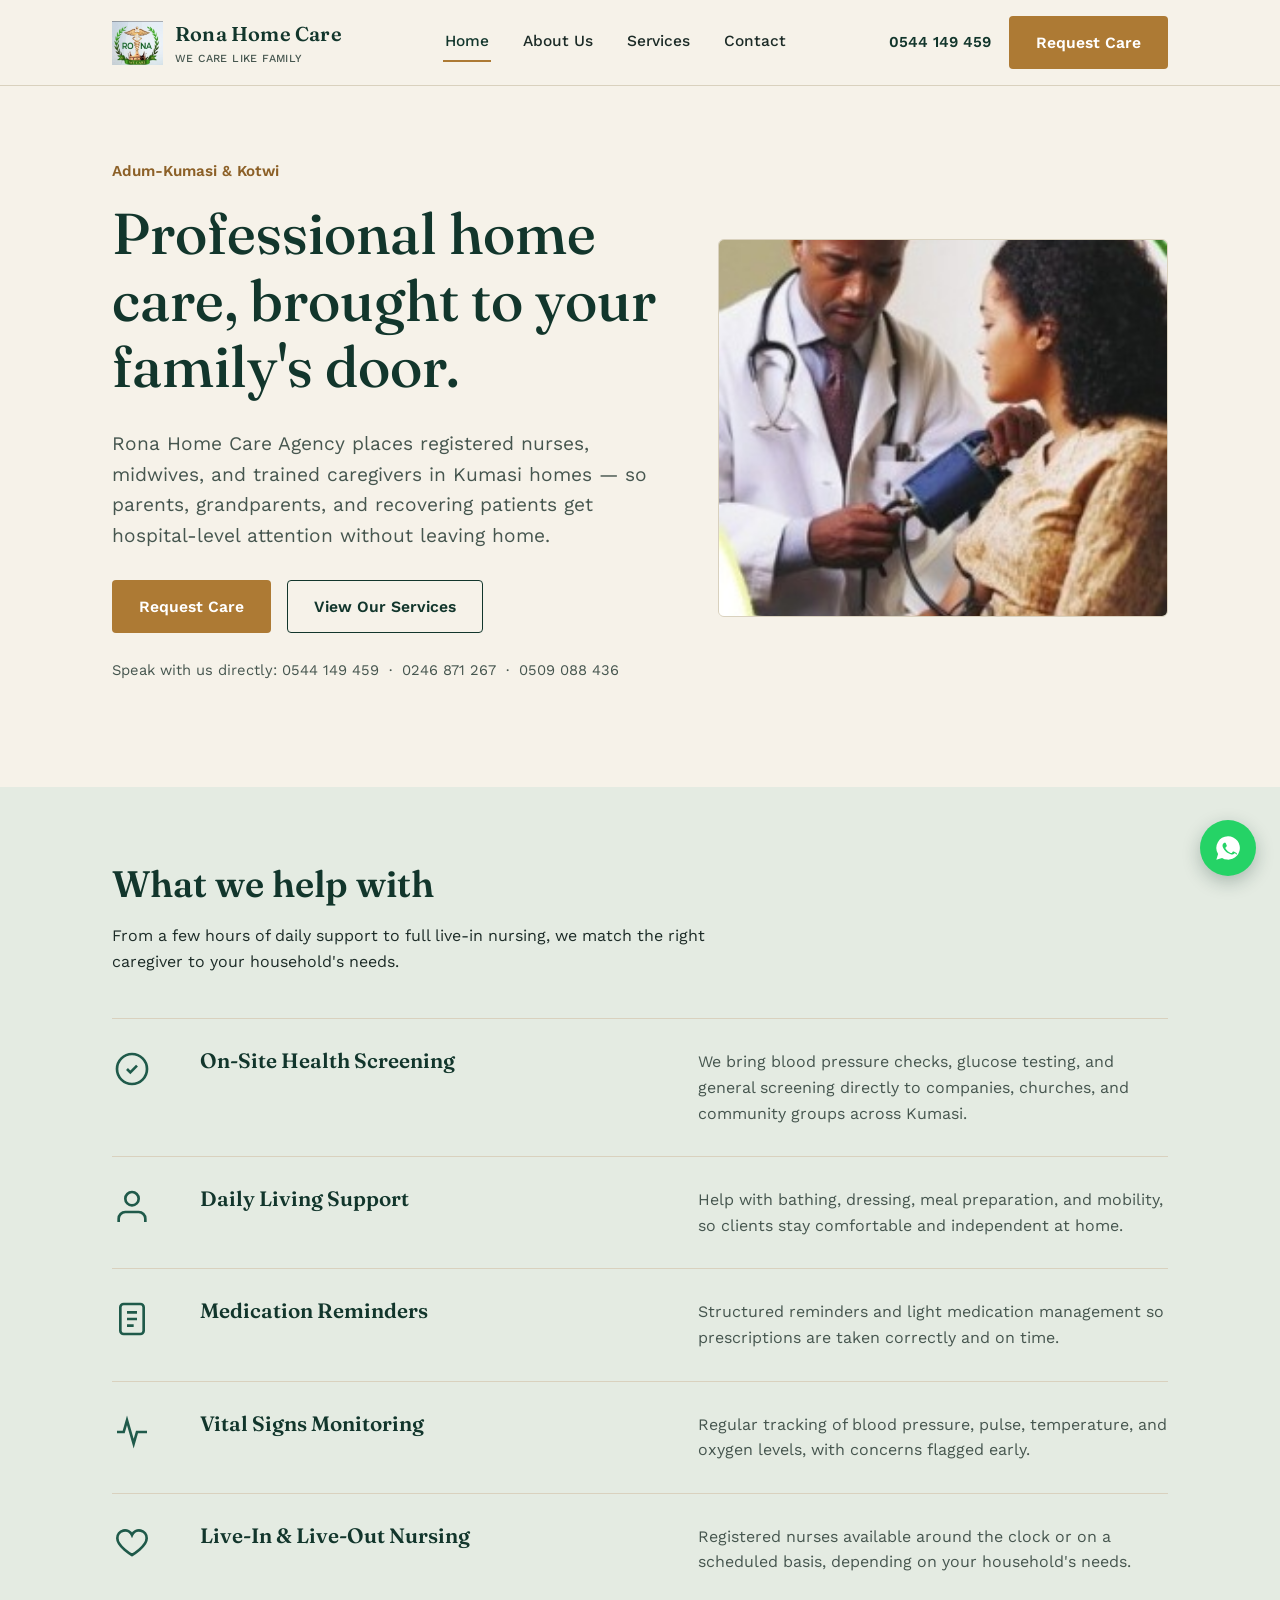
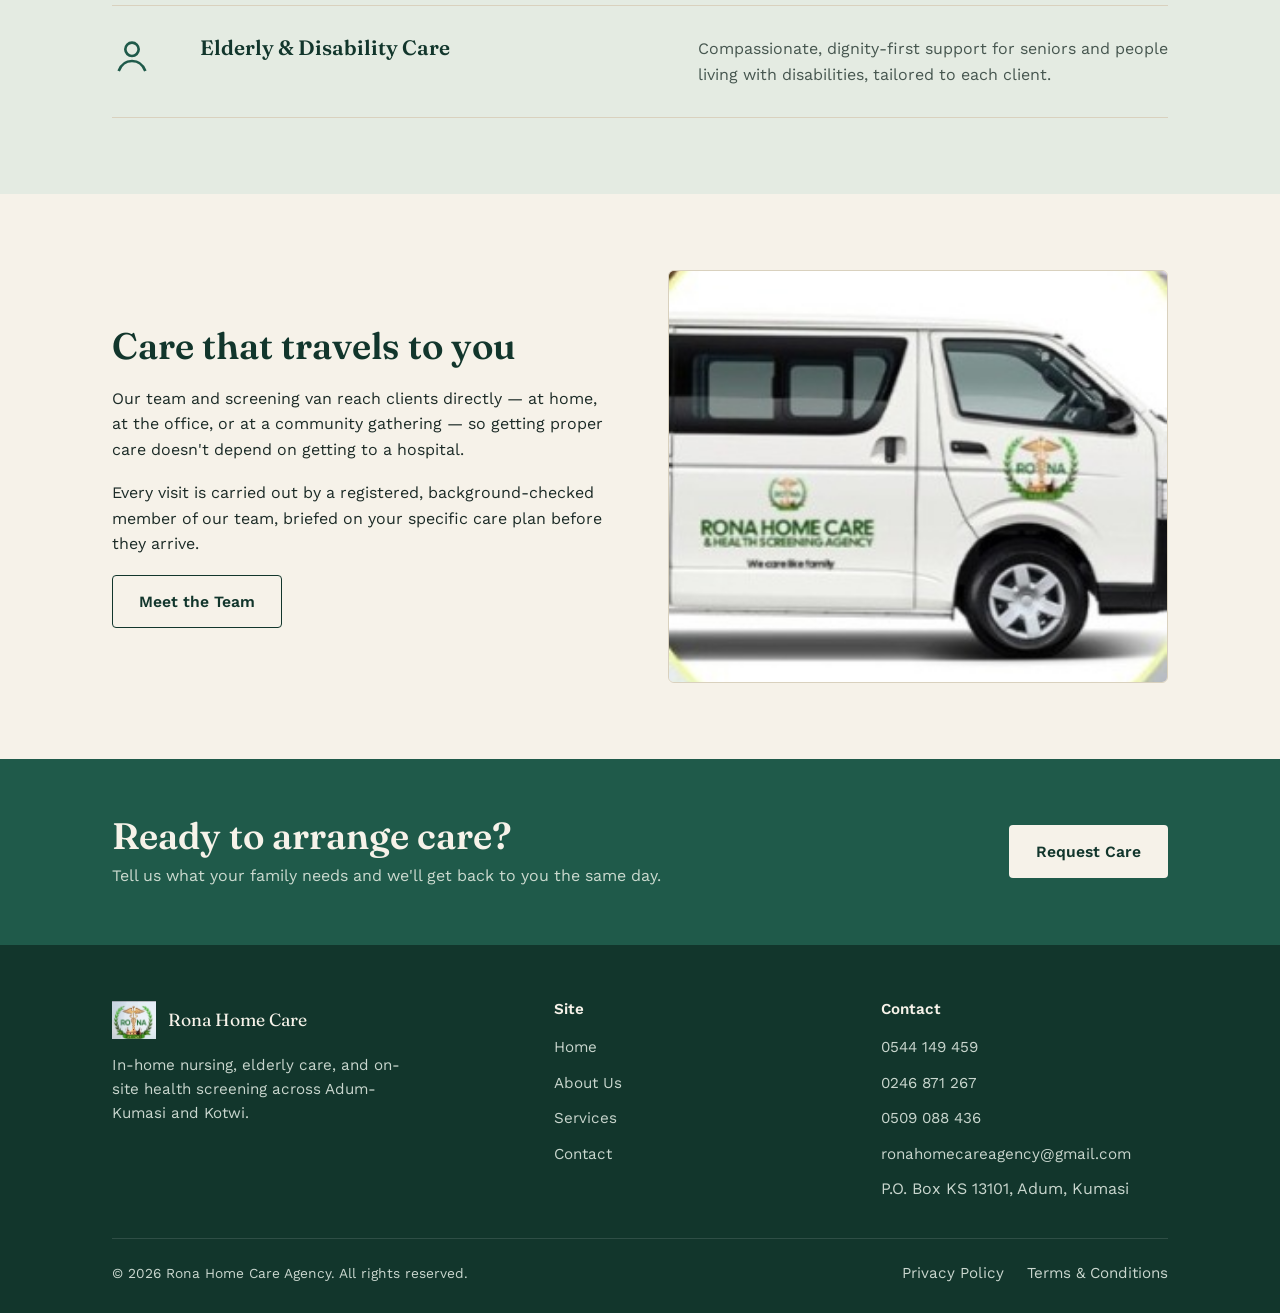
<file: index.html>
<!DOCTYPE html>
<html lang="en">
<head>
<meta charset="UTF-8">
<meta name="viewport" content="width=device-width, initial-scale=1.0">
<title>Rona Home Care Agency — In-Home Care in Kumasi</title>
<meta name="description" content="Rona Home Care Agency provides professional in-home nursing, elderly care, and on-site health screening across Adum-Kumasi and Kotwi, Ghana.">
<link rel="icon" href="assets/logo.png">
<link rel="stylesheet" href="style.css">
</head>
<body>

<header class="site">
  <div class="nav-row">
    <a href="index.html" class="brand">
      <img src="assets/logo.png" alt="Rona Home Care Agency logo">
      <span class="brand-text">Rona Home Care<span>WE CARE LIKE FAMILY</span></span>
    </a>
    <button class="menu-toggle" aria-label="Toggle menu"><span></span><span></span><span></span></button>
    <nav class="primary">
      <a href="index.html" class="active">Home</a>
      <a href="about.html">About Us</a>
      <a href="services.html">Services</a>
      <a href="contact.html">Contact</a>
    </nav>
    <div class="nav-cta">
      <a href="tel:+233544149459" class="phone-link">0544 149 459</a>
      <a href="contact.html" class="btn btn-primary">Request Care</a>
    </div>
  </div>
</header>

<section class="hero">
  <div class="wrap hero-grid">
    <div>
      <span class="hero-tag">Adum-Kumasi &amp; Kotwi</span>
      <h1>Professional home care, brought to your family's door.</h1>
      <p class="lede">Rona Home Care Agency places registered nurses, midwives, and trained caregivers in Kumasi homes — so parents, grandparents, and recovering patients get hospital-level attention without leaving home.</p>
      <div class="hero-actions">
        <a href="contact.html" class="btn btn-primary">Request Care</a>
        <a href="services.html" class="btn btn-outline">View Our Services</a>
      </div>
      <p class="hero-note">Speak with us directly: 0544 149 459 &nbsp;·&nbsp; 0246 871 267 &nbsp;·&nbsp; 0509 088 436</p>
    </div>
    <div class="hero-photo">
      <img src="assets/doctor.jpg" alt="A Rona nurse checking a patient's blood pressure at home">
    </div>
  </div>
</section>

<section class="section-sage">
  <div class="wrap">
    <div class="section-head">
      <h2>What we help with</h2>
      <p>From a few hours of daily support to full live-in nursing, we match the right caregiver to your household's needs.</p>
    </div>
    <div class="service-list">

      <div class="service-row">
        <div class="service-icon">
          <svg viewBox="0 0 24 24" fill="none" stroke="currentColor" stroke-width="1.6"><path d="M9 12l2 2 4-4"/><circle cx="12" cy="12" r="9"/></svg>
        </div>
        <h3>On-Site Health Screening</h3>
        <p>We bring blood pressure checks, glucose testing, and general screening directly to companies, churches, and community groups across Kumasi.</p>
      </div>

      <div class="service-row">
        <div class="service-icon">
          <svg viewBox="0 0 24 24" fill="none" stroke="currentColor" stroke-width="1.6"><path d="M4 21v-2a4 4 0 014-4h8a4 4 0 014 4v2"/><circle cx="12" cy="7" r="4"/></svg>
        </div>
        <h3>Daily Living Support</h3>
        <p>Help with bathing, dressing, meal preparation, and mobility, so clients stay comfortable and independent at home.</p>
      </div>

      <div class="service-row">
        <div class="service-icon">
          <svg viewBox="0 0 24 24" fill="none" stroke="currentColor" stroke-width="1.6"><rect x="5" y="3" width="14" height="18" rx="2"/><path d="M9 8h6M9 12h6M9 16h4"/></svg>
        </div>
        <h3>Medication Reminders</h3>
        <p>Structured reminders and light medication management so prescriptions are taken correctly and on time.</p>
      </div>

      <div class="service-row">
        <div class="service-icon">
          <svg viewBox="0 0 24 24" fill="none" stroke="currentColor" stroke-width="1.6"><path d="M3 12h4l2-7 4 14 2-7h6"/></svg>
        </div>
        <h3>Vital Signs Monitoring</h3>
        <p>Regular tracking of blood pressure, pulse, temperature, and oxygen levels, with concerns flagged early.</p>
      </div>

      <div class="service-row">
        <div class="service-icon">
          <svg viewBox="0 0 24 24" fill="none" stroke="currentColor" stroke-width="1.6"><path d="M20.8 8.6c0 5-8.8 10-8.8 10s-8.8-5-8.8-10a4.6 4.6 0 018.8-2 4.6 4.6 0 018.8 2z"/></svg>
        </div>
        <h3>Live-In &amp; Live-Out Nursing</h3>
        <p>Registered nurses available around the clock or on a scheduled basis, depending on your household's needs.</p>
      </div>

      <div class="service-row">
        <div class="service-icon">
          <svg viewBox="0 0 24 24" fill="none" stroke="currentColor" stroke-width="1.6"><circle cx="12" cy="8" r="4"/><path d="M4 21c1.5-4 4.5-6 8-6s6.5 2 8 6"/></svg>
        </div>
        <h3>Elderly &amp; Disability Care</h3>
        <p>Compassionate, dignity-first support for seniors and people living with disabilities, tailored to each client.</p>
      </div>

    </div>
  </div>
</section>

<section>
  <div class="wrap split">
    <div>
      <h2>Care that travels to you</h2>
      <p>Our team and screening van reach clients directly — at home, at the office, or at a community gathering — so getting proper care doesn't depend on getting to a hospital.</p>
      <p>Every visit is carried out by a registered, background-checked member of our team, briefed on your specific care plan before they arrive.</p>
      <a href="about.html" class="btn btn-outline">Meet the Team</a>
    </div>
    <div class="split-media">
      <img src="assets/van.jpg" alt="The Rona Home Care Agency screening van">
    </div>
  </div>
</section>

<section class="cta-band">
  <div class="wrap">
    <div>
      <h2>Ready to arrange care?</h2>
      <p>Tell us what your family needs and we'll get back to you the same day.</p>
    </div>
    <a href="contact.html" class="btn btn-on-dark">Request Care</a>
  </div>
</section>

<footer class="site">
  <div class="wrap">
    <div class="footer-grid">
      <div>
        <div class="footer-brand">
          <img src="assets/logo.png" alt="Rona Home Care Agency logo">
          <span>Rona Home Care</span>
        </div>
        <p style="max-width:34ch; color:#C9D6CE; font-size:0.95rem;">In-home nursing, elderly care, and on-site health screening across Adum-Kumasi and Kotwi.</p>
      </div>
      <div>
        <h4>Site</h4>
        <ul>
          <li><a href="index.html">Home</a></li>
          <li><a href="about.html">About Us</a></li>
          <li><a href="services.html">Services</a></li>
          <li><a href="contact.html">Contact</a></li>
        </ul>
      </div>
      <div>
        <h4>Contact</h4>
        <ul>
          <li><a href="tel:+233544149459">0544 149 459</a></li>
          <li><a href="tel:+233246871267">0246 871 267</a></li>
          <li><a href="tel:+233509088436">0509 088 436</a></li>
          <li><a href="mailto:ronahomecareagency@gmail.com">ronahomecareagency@gmail.com</a></li>
          <li>P.O. Box KS 13101, Adum, Kumasi</li>
        </ul>
      </div>
    </div>
    <div class="footer-bottom">
      <span>&copy; 2026 Rona Home Care Agency. All rights reserved.</span>
      <span>
        <a href="privacy.html">Privacy Policy</a>
        <a href="terms.html">Terms &amp; Conditions</a>
      </span>
    </div>
  </div>
</footer>

<a href="https://wa.me/233544149459" class="whatsapp-float" target="_blank" rel="noopener" aria-label="Chat with us on WhatsApp">
  <span class="wa-label">Chat with us</span>
  <svg viewBox="0 0 24 24" fill="white"><path d="M12 2a10 10 0 00-8.5 15.2L2 22l4.9-1.5A10 10 0 1012 2zm5.8 14.3c-.2.6-1.3 1.2-1.8 1.2-.5.1-1 .1-1.6-.1-.4-.1-.9-.3-1.5-.6-2.6-1.1-4.3-3.8-4.5-4-.1-.2-1.1-1.4-1.1-2.7s.7-1.9 1-2.2c.2-.3.5-.3.7-.3h.5c.2 0 .4 0 .6.4.2.5.7 1.7.8 1.9.1.2.1.4 0 .6-.1.2-.2.3-.4.5-.2.2-.4.4-.5.6-.2.2-.4.4-.2.7.2.4.9 1.5 2 2.4 1.3 1.1 2.4 1.5 2.8 1.6.3.1.5.1.7-.1.2-.2.7-.8.9-1.1.2-.3.4-.2.7-.1.3.1 1.7.8 2 1 .3.1.5.2.6.3.1.2.1.9-.1 1.5z"/></svg>
</a>

<script src="script.js"></script>
</body>
</html>
</file>
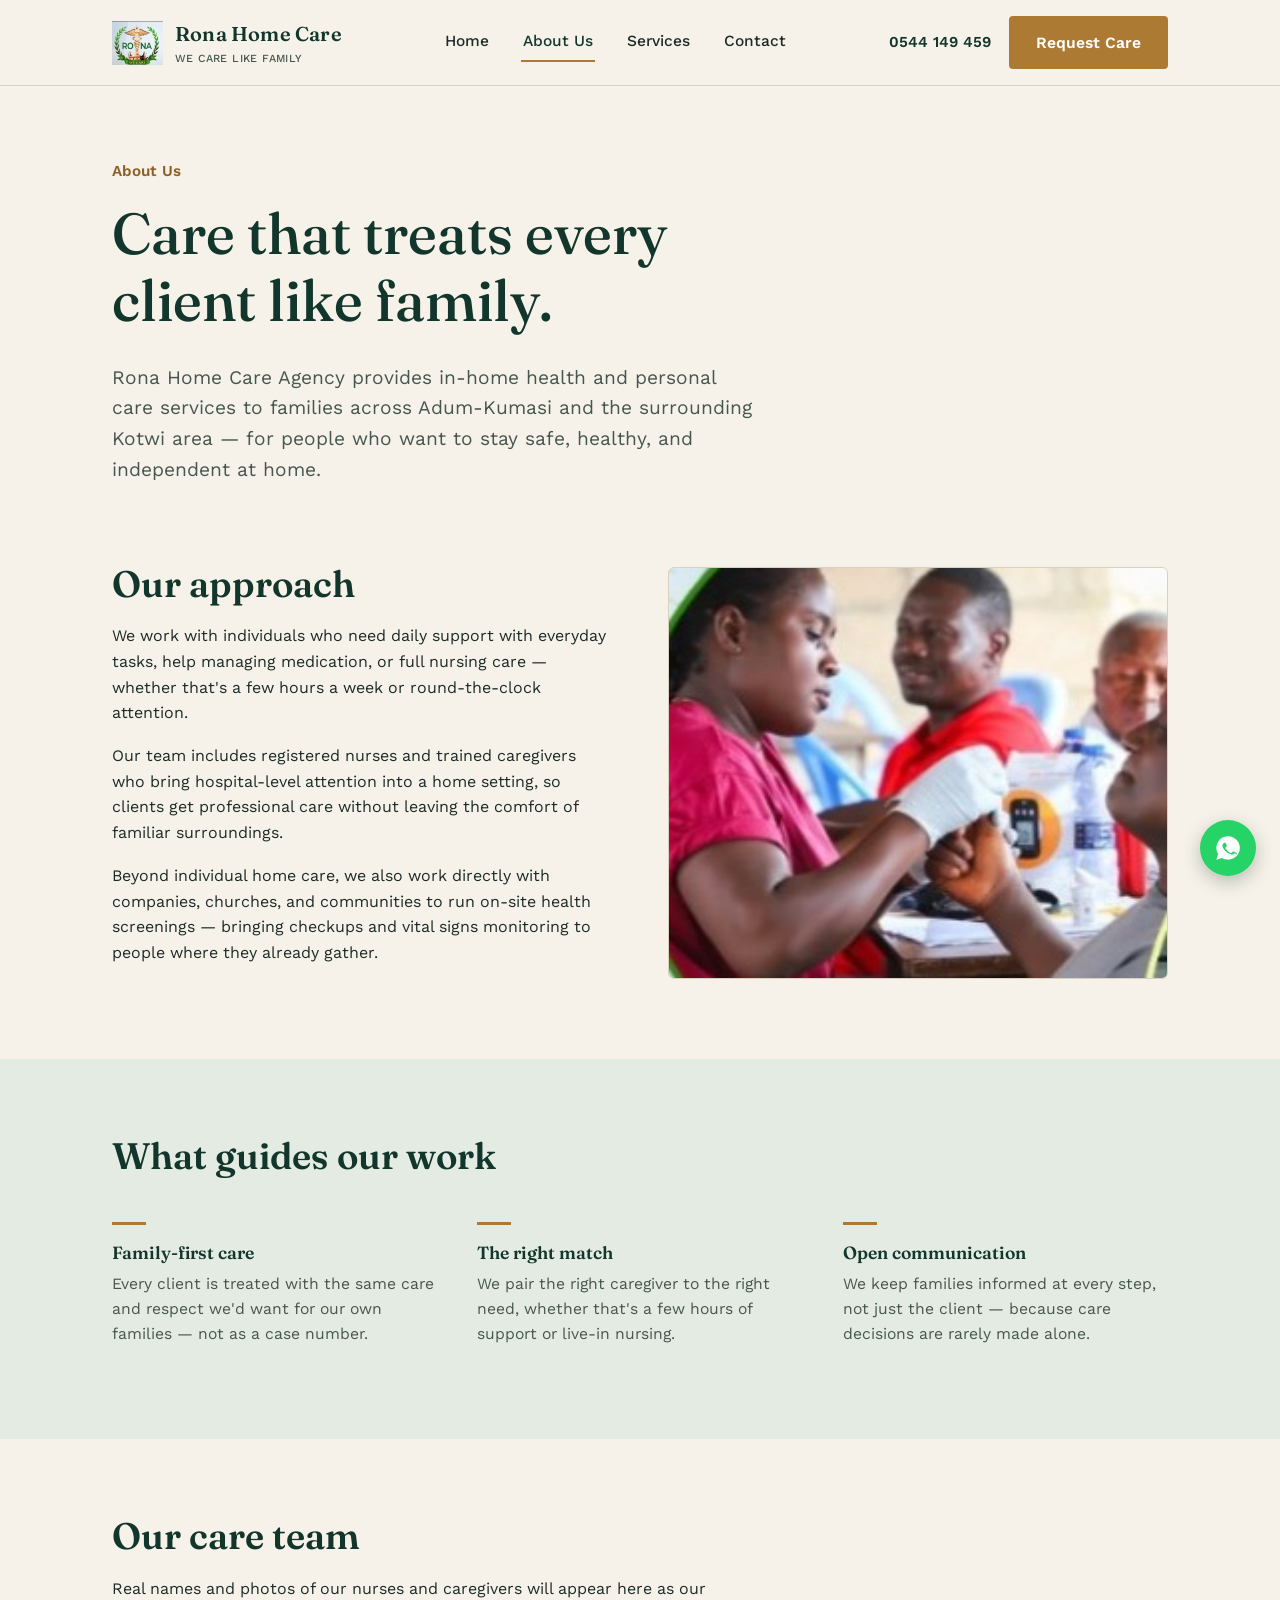
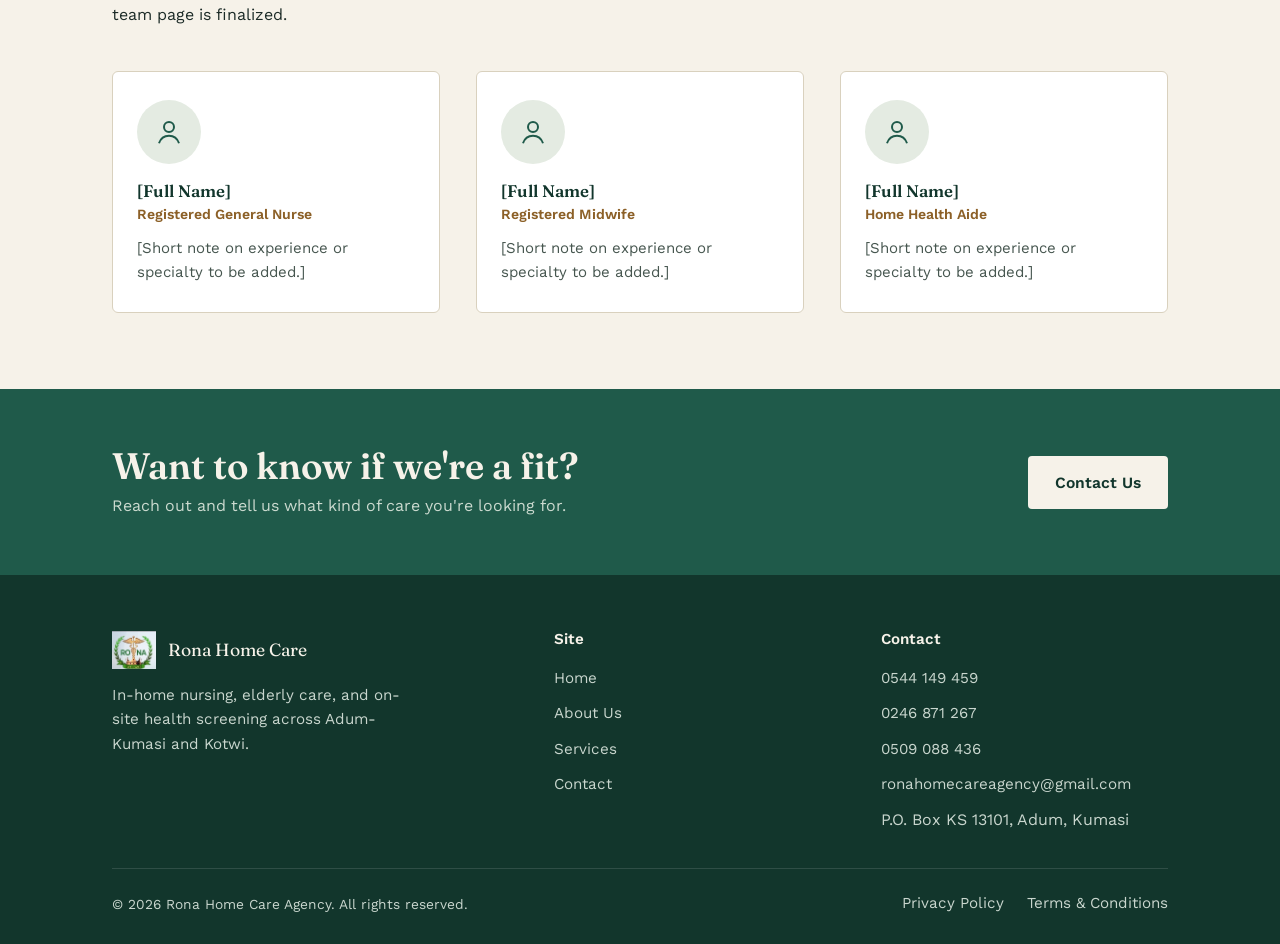
<file: about.html>
<!DOCTYPE html>
<html lang="en">
<head>
<meta charset="UTF-8">
<meta name="viewport" content="width=device-width, initial-scale=1.0">
<title>About Us — Rona Home Care Agency</title>
<meta name="description" content="Learn about Rona Home Care Agency's mission, values, and the nurses and caregivers behind our in-home care services in Kumasi.">
<link rel="icon" href="assets/logo.png">
<link rel="stylesheet" href="style.css">
</head>
<body>

<header class="site">
  <div class="nav-row">
    <a href="index.html" class="brand">
      <img src="assets/logo.png" alt="Rona Home Care Agency logo">
      <span class="brand-text">Rona Home Care<span>WE CARE LIKE FAMILY</span></span>
    </a>
    <button class="menu-toggle" aria-label="Toggle menu"><span></span><span></span><span></span></button>
    <nav class="primary">
      <a href="index.html">Home</a>
      <a href="about.html" class="active">About Us</a>
      <a href="services.html">Services</a>
      <a href="contact.html">Contact</a>
    </nav>
    <div class="nav-cta">
      <a href="tel:+233544149459" class="phone-link">0544 149 459</a>
      <a href="contact.html" class="btn btn-primary">Request Care</a>
    </div>
  </div>
</header>

<section class="hero" style="padding-bottom:56px;">
  <div class="wrap">
    <span class="hero-tag">About Us</span>
    <h1 style="max-width:16ch;">Care that treats every client like family.</h1>
    <p class="lede">Rona Home Care Agency provides in-home health and personal care services to families across Adum-Kumasi and the surrounding Kotwi area — for people who want to stay safe, healthy, and independent at home.</p>
  </div>
</section>

<section style="padding-top:0;">
  <div class="wrap split reverse">
    <div class="split-media">
      <img src="assets/community.jpg" alt="A Rona team member supporting a client during a community screening">
    </div>
    <div>
      <h2>Our approach</h2>
      <p>We work with individuals who need daily support with everyday tasks, help managing medication, or full nursing care — whether that's a few hours a week or round-the-clock attention.</p>
      <p>Our team includes registered nurses and trained caregivers who bring hospital-level attention into a home setting, so clients get professional care without leaving the comfort of familiar surroundings.</p>
      <p>Beyond individual home care, we also work directly with companies, churches, and communities to run on-site health screenings — bringing checkups and vital signs monitoring to people where they already gather.</p>
    </div>
  </div>
</section>

<section class="section-sage">
  <div class="wrap">
    <div class="section-head">
      <h2>What guides our work</h2>
    </div>
    <div class="values">
      <div class="value">
        <div class="value-rule"></div>
        <h3>Family-first care</h3>
        <p>Every client is treated with the same care and respect we'd want for our own families — not as a case number.</p>
      </div>
      <div class="value">
        <div class="value-rule"></div>
        <h3>The right match</h3>
        <p>We pair the right caregiver to the right need, whether that's a few hours of support or live-in nursing.</p>
      </div>
      <div class="value">
        <div class="value-rule"></div>
        <h3>Open communication</h3>
        <p>We keep families informed at every step, not just the client — because care decisions are rarely made alone.</p>
      </div>
    </div>
  </div>
</section>

<section>
  <div class="wrap">
    <div class="section-head">
      <h2>Our care team</h2>
      <p>Real names and photos of our nurses and caregivers will appear here as our team page is finalized.</p>
    </div>
    <div class="team-grid">
      <div class="team-card">
        <div class="avatar-placeholder">
          <svg viewBox="0 0 24 24" fill="none" stroke="currentColor" stroke-width="1.6"><circle cx="12" cy="8" r="4"/><path d="M4 21c1.3-3.8 4.2-6 8-6s6.7 2.2 8 6"/></svg>
        </div>
        <h3>[Full Name]</h3>
        <div class="team-role">Registered General Nurse</div>
        <p>[Short note on experience or specialty to be added.]</p>
      </div>
      <div class="team-card">
        <div class="avatar-placeholder">
          <svg viewBox="0 0 24 24" fill="none" stroke="currentColor" stroke-width="1.6"><circle cx="12" cy="8" r="4"/><path d="M4 21c1.3-3.8 4.2-6 8-6s6.7 2.2 8 6"/></svg>
        </div>
        <h3>[Full Name]</h3>
        <div class="team-role">Registered Midwife</div>
        <p>[Short note on experience or specialty to be added.]</p>
      </div>
      <div class="team-card">
        <div class="avatar-placeholder">
          <svg viewBox="0 0 24 24" fill="none" stroke="currentColor" stroke-width="1.6"><circle cx="12" cy="8" r="4"/><path d="M4 21c1.3-3.8 4.2-6 8-6s6.7 2.2 8 6"/></svg>
        </div>
        <h3>[Full Name]</h3>
        <div class="team-role">Home Health Aide</div>
        <p>[Short note on experience or specialty to be added.]</p>
      </div>
    </div>
  </div>
</section>

<section class="cta-band">
  <div class="wrap">
    <div>
      <h2>Want to know if we're a fit?</h2>
      <p>Reach out and tell us what kind of care you're looking for.</p>
    </div>
    <a href="contact.html" class="btn btn-on-dark">Contact Us</a>
  </div>
</section>

<footer class="site">
  <div class="wrap">
    <div class="footer-grid">
      <div>
        <div class="footer-brand">
          <img src="assets/logo.png" alt="Rona Home Care Agency logo">
          <span>Rona Home Care</span>
        </div>
        <p style="max-width:34ch; color:#C9D6CE; font-size:0.95rem;">In-home nursing, elderly care, and on-site health screening across Adum-Kumasi and Kotwi.</p>
      </div>
      <div>
        <h4>Site</h4>
        <ul>
          <li><a href="index.html">Home</a></li>
          <li><a href="about.html">About Us</a></li>
          <li><a href="services.html">Services</a></li>
          <li><a href="contact.html">Contact</a></li>
        </ul>
      </div>
      <div>
        <h4>Contact</h4>
        <ul>
          <li><a href="tel:+233544149459">0544 149 459</a></li>
          <li><a href="tel:+233246871267">0246 871 267</a></li>
          <li><a href="tel:+233509088436">0509 088 436</a></li>
          <li><a href="mailto:ronahomecareagency@gmail.com">ronahomecareagency@gmail.com</a></li>
          <li>P.O. Box KS 13101, Adum, Kumasi</li>
        </ul>
      </div>
    </div>
    <div class="footer-bottom">
      <span>&copy; 2026 Rona Home Care Agency. All rights reserved.</span>
      <span>
        <a href="privacy.html">Privacy Policy</a>
        <a href="terms.html">Terms &amp; Conditions</a>
      </span>
    </div>
  </div>
</footer>

<a href="https://wa.me/233544149459" class="whatsapp-float" target="_blank" rel="noopener" aria-label="Chat with us on WhatsApp">
  <span class="wa-label">Chat with us</span>
  <svg viewBox="0 0 24 24" fill="white"><path d="M12 2a10 10 0 00-8.5 15.2L2 22l4.9-1.5A10 10 0 1012 2zm5.8 14.3c-.2.6-1.3 1.2-1.8 1.2-.5.1-1 .1-1.6-.1-.4-.1-.9-.3-1.5-.6-2.6-1.1-4.3-3.8-4.5-4-.1-.2-1.1-1.4-1.1-2.7s.7-1.9 1-2.2c.2-.3.5-.3.7-.3h.5c.2 0 .4 0 .6.4.2.5.7 1.7.8 1.9.1.2.1.4 0 .6-.1.2-.2.3-.4.5-.2.2-.4.4-.5.6-.2.2-.4.4-.2.7.2.4.9 1.5 2 2.4 1.3 1.1 2.4 1.5 2.8 1.6.3.1.5.1.7-.1.2-.2.7-.8.9-1.1.2-.3.4-.2.7-.1.3.1 1.7.8 2 1 .3.1.5.2.6.3.1.2.1.9-.1 1.5z"/></svg>
</a>

<script src="script.js"></script>
</body>
</html>
</file>
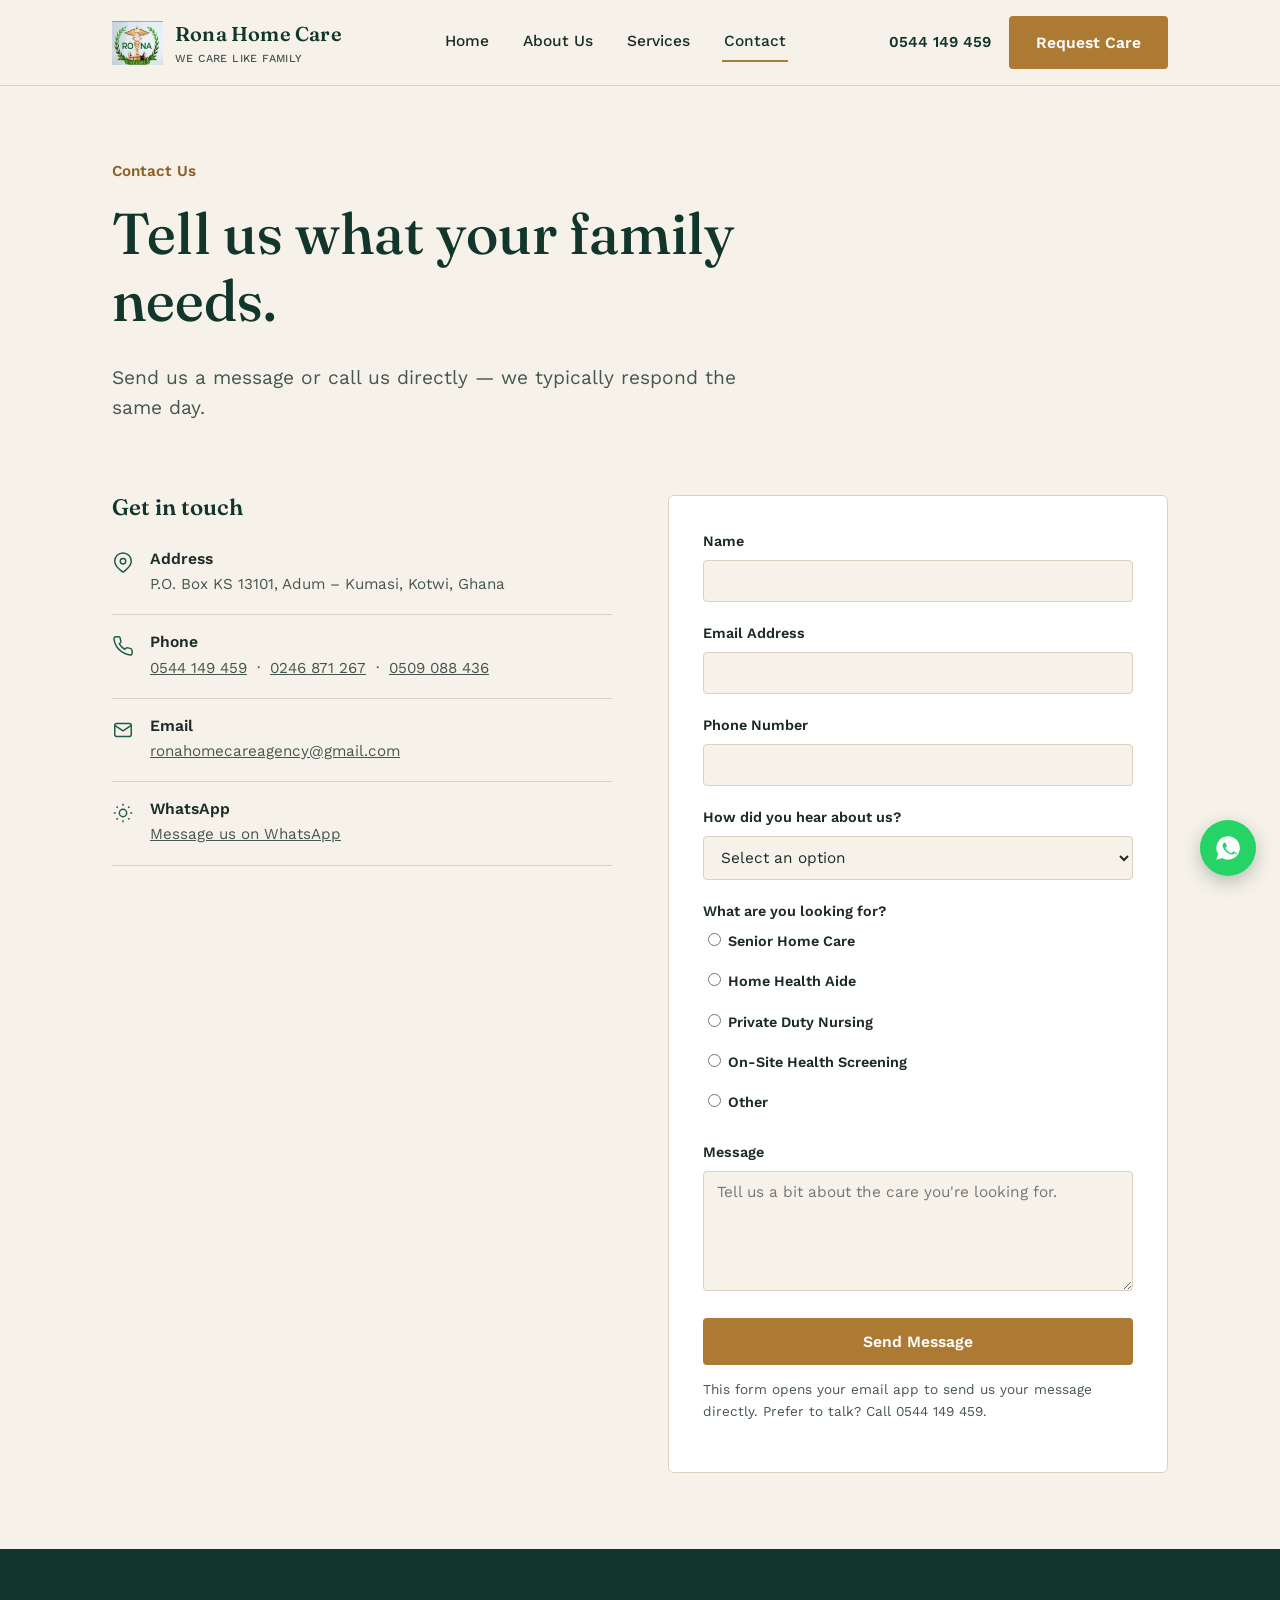
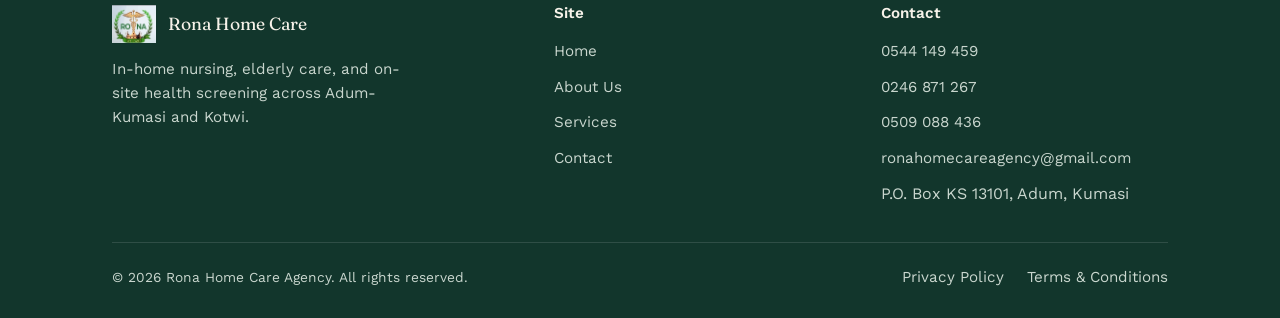
<file: contact.html>
<!DOCTYPE html>
<html lang="en">
<head>
<meta charset="UTF-8">
<meta name="viewport" content="width=device-width, initial-scale=1.0">
<title>Contact Us — Rona Home Care Agency</title>
<meta name="description" content="Get in touch with Rona Home Care Agency to arrange in-home nursing, elderly care, or on-site health screening in Kumasi.">
<link rel="icon" href="assets/logo.png">
<link rel="stylesheet" href="style.css">
</head>
<body>

<header class="site">
  <div class="nav-row">
    <a href="index.html" class="brand">
      <img src="assets/logo.png" alt="Rona Home Care Agency logo">
      <span class="brand-text">Rona Home Care<span>WE CARE LIKE FAMILY</span></span>
    </a>
    <button class="menu-toggle" aria-label="Toggle menu"><span></span><span></span><span></span></button>
    <nav class="primary">
      <a href="index.html">Home</a>
      <a href="about.html">About Us</a>
      <a href="services.html">Services</a>
      <a href="contact.html" class="active">Contact</a>
    </nav>
    <div class="nav-cta">
      <a href="tel:+233544149459" class="phone-link">0544 149 459</a>
      <a href="contact.html" class="btn btn-primary">Request Care</a>
    </div>
  </div>
</header>

<section class="hero" style="padding-bottom:40px;">
  <div class="wrap">
    <span class="hero-tag">Contact Us</span>
    <h1 style="max-width:18ch;">Tell us what your family needs.</h1>
    <p class="lede">Send us a message or call us directly — we typically respond the same day.</p>
  </div>
</section>

<section style="padding-top:10px;">
  <div class="wrap contact-grid">

    <div>
      <h2 style="font-size:1.4rem;">Get in touch</h2>

      <div class="info-row">
        <div class="info-icon"><svg viewBox="0 0 24 24" fill="none" stroke="currentColor" stroke-width="1.6"><path d="M21 10c0 6-9 12-9 12S3 16 3 10a9 9 0 0118 0z"/><circle cx="12" cy="10" r="3"/></svg></div>
        <div>
          <h4>Address</h4>
          <p>P.O. Box KS 13101, Adum &ndash; Kumasi, Kotwi, Ghana</p>
        </div>
      </div>

      <div class="info-row">
        <div class="info-icon"><svg viewBox="0 0 24 24" fill="none" stroke="currentColor" stroke-width="1.6"><path d="M22 16.9v3a2 2 0 01-2.2 2 19.8 19.8 0 01-8.6-3.1 19.5 19.5 0 01-6-6A19.8 19.8 0 012.1 4.2 2 2 0 014 2h3a2 2 0 012 1.7c.1.9.3 1.8.6 2.7a2 2 0 01-.5 2.1L8 9.6a16 16 0 006 6l1.1-1.1a2 2 0 012.1-.5c.9.3 1.8.5 2.7.6a2 2 0 011.7 2z"/></svg></div>
        <div>
          <h4>Phone</h4>
          <p><a href="tel:+233544149459">0544 149 459</a> &nbsp;·&nbsp; <a href="tel:+233246871267">0246 871 267</a> &nbsp;·&nbsp; <a href="tel:+233509088436">0509 088 436</a></p>
        </div>
      </div>

      <div class="info-row">
        <div class="info-icon"><svg viewBox="0 0 24 24" fill="none" stroke="currentColor" stroke-width="1.6"><rect x="3" y="5" width="18" height="14" rx="2"/><path d="M3 7l9 6 9-6"/></svg></div>
        <div>
          <h4>Email</h4>
          <p><a href="mailto:ronahomecareagency@gmail.com">ronahomecareagency@gmail.com</a></p>
        </div>
      </div>

      <div class="info-row">
        <div class="info-icon"><svg viewBox="0 0 24 24" fill="none" stroke="currentColor" stroke-width="1.6"><path d="M8 12a4 4 0 108 0 4 4 0 00-8 0z"/><path d="M12 2v2M12 20v2M4.9 4.9l1.4 1.4M17.7 17.7l1.4 1.4M2 12h2M20 12h2M4.9 19.1l1.4-1.4M17.7 6.3l1.4-1.4"/></svg></div>
        <div>
          <h4>WhatsApp</h4>
          <p><a href="https://wa.me/233544149459" target="_blank" rel="noopener">Message us on WhatsApp</a></p>
        </div>
      </div>
    </div>

    <form class="inquiry" action="mailto:ronahomecareagency@gmail.com" method="post" enctype="text/plain">
      <div class="field">
        <label for="name">Name</label>
        <input type="text" id="name" name="Name" required>
      </div>
      <div class="field">
        <label for="email">Email Address</label>
        <input type="email" id="email" name="Email" required>
      </div>
      <div class="field">
        <label for="phone">Phone Number</label>
        <input type="tel" id="phone" name="Phone" required>
      </div>
      <div class="field">
        <label for="hear">How did you hear about us?</label>
        <select id="hear" name="Referral">
          <option value="">Select an option</option>
          <option>Flyer</option>
          <option>Social media</option>
          <option>Friend or family referral</option>
          <option>Search engine</option>
          <option>Other</option>
        </select>
      </div>
      <div class="field">
        <label>What are you looking for?</label>
        <div class="radio-group">
          <label class="radio-option"><input type="radio" name="Looking-for" value="Senior Home Care"> Senior Home Care</label>
          <label class="radio-option"><input type="radio" name="Looking-for" value="Home Health Aide"> Home Health Aide</label>
          <label class="radio-option"><input type="radio" name="Looking-for" value="Private Duty Nursing"> Private Duty Nursing</label>
          <label class="radio-option"><input type="radio" name="Looking-for" value="On-Site Health Screening"> On-Site Health Screening</label>
          <label class="radio-option"><input type="radio" name="Looking-for" value="Other"> Other</label>
        </div>
      </div>
      <div class="field">
        <label for="message">Message</label>
        <textarea id="message" name="Message" placeholder="Tell us a bit about the care you're looking for."></textarea>
      </div>
      <button type="submit" class="btn btn-primary" style="width:100%; justify-content:center;">Send Message</button>
      <p class="form-note" style="margin-top:14px;">This form opens your email app to send us your message directly. Prefer to talk? Call 0544 149 459.</p>
    </form>

  </div>
</section>

<footer class="site">
  <div class="wrap">
    <div class="footer-grid">
      <div>
        <div class="footer-brand">
          <img src="assets/logo.png" alt="Rona Home Care Agency logo">
          <span>Rona Home Care</span>
        </div>
        <p style="max-width:34ch; color:#C9D6CE; font-size:0.95rem;">In-home nursing, elderly care, and on-site health screening across Adum-Kumasi and Kotwi.</p>
      </div>
      <div>
        <h4>Site</h4>
        <ul>
          <li><a href="index.html">Home</a></li>
          <li><a href="about.html">About Us</a></li>
          <li><a href="services.html">Services</a></li>
          <li><a href="contact.html">Contact</a></li>
        </ul>
      </div>
      <div>
        <h4>Contact</h4>
        <ul>
          <li><a href="tel:+233544149459">0544 149 459</a></li>
          <li><a href="tel:+233246871267">0246 871 267</a></li>
          <li><a href="tel:+233509088436">0509 088 436</a></li>
          <li><a href="mailto:ronahomecareagency@gmail.com">ronahomecareagency@gmail.com</a></li>
          <li>P.O. Box KS 13101, Adum, Kumasi</li>
        </ul>
      </div>
    </div>
    <div class="footer-bottom">
      <span>&copy; 2026 Rona Home Care Agency. All rights reserved.</span>
      <span>
        <a href="privacy.html">Privacy Policy</a>
        <a href="terms.html">Terms &amp; Conditions</a>
      </span>
    </div>
  </div>
</footer>

<a href="https://wa.me/233544149459" class="whatsapp-float" target="_blank" rel="noopener" aria-label="Chat with us on WhatsApp">
  <span class="wa-label">Chat with us</span>
  <svg viewBox="0 0 24 24" fill="white"><path d="M12 2a10 10 0 00-8.5 15.2L2 22l4.9-1.5A10 10 0 1012 2zm5.8 14.3c-.2.6-1.3 1.2-1.8 1.2-.5.1-1 .1-1.6-.1-.4-.1-.9-.3-1.5-.6-2.6-1.1-4.3-3.8-4.5-4-.1-.2-1.1-1.4-1.1-2.7s.7-1.9 1-2.2c.2-.3.5-.3.7-.3h.5c.2 0 .4 0 .6.4.2.5.7 1.7.8 1.9.1.2.1.4 0 .6-.1.2-.2.3-.4.5-.2.2-.4.4-.5.6-.2.2-.4.4-.2.7.2.4.9 1.5 2 2.4 1.3 1.1 2.4 1.5 2.8 1.6.3.1.5.1.7-.1.2-.2.7-.8.9-1.1.2-.3.4-.2.7-.1.3.1 1.7.8 2 1 .3.1.5.2.6.3.1.2.1.9-.1 1.5z"/></svg>
</a>

<script src="script.js"></script>
</body>
</html>
</file>
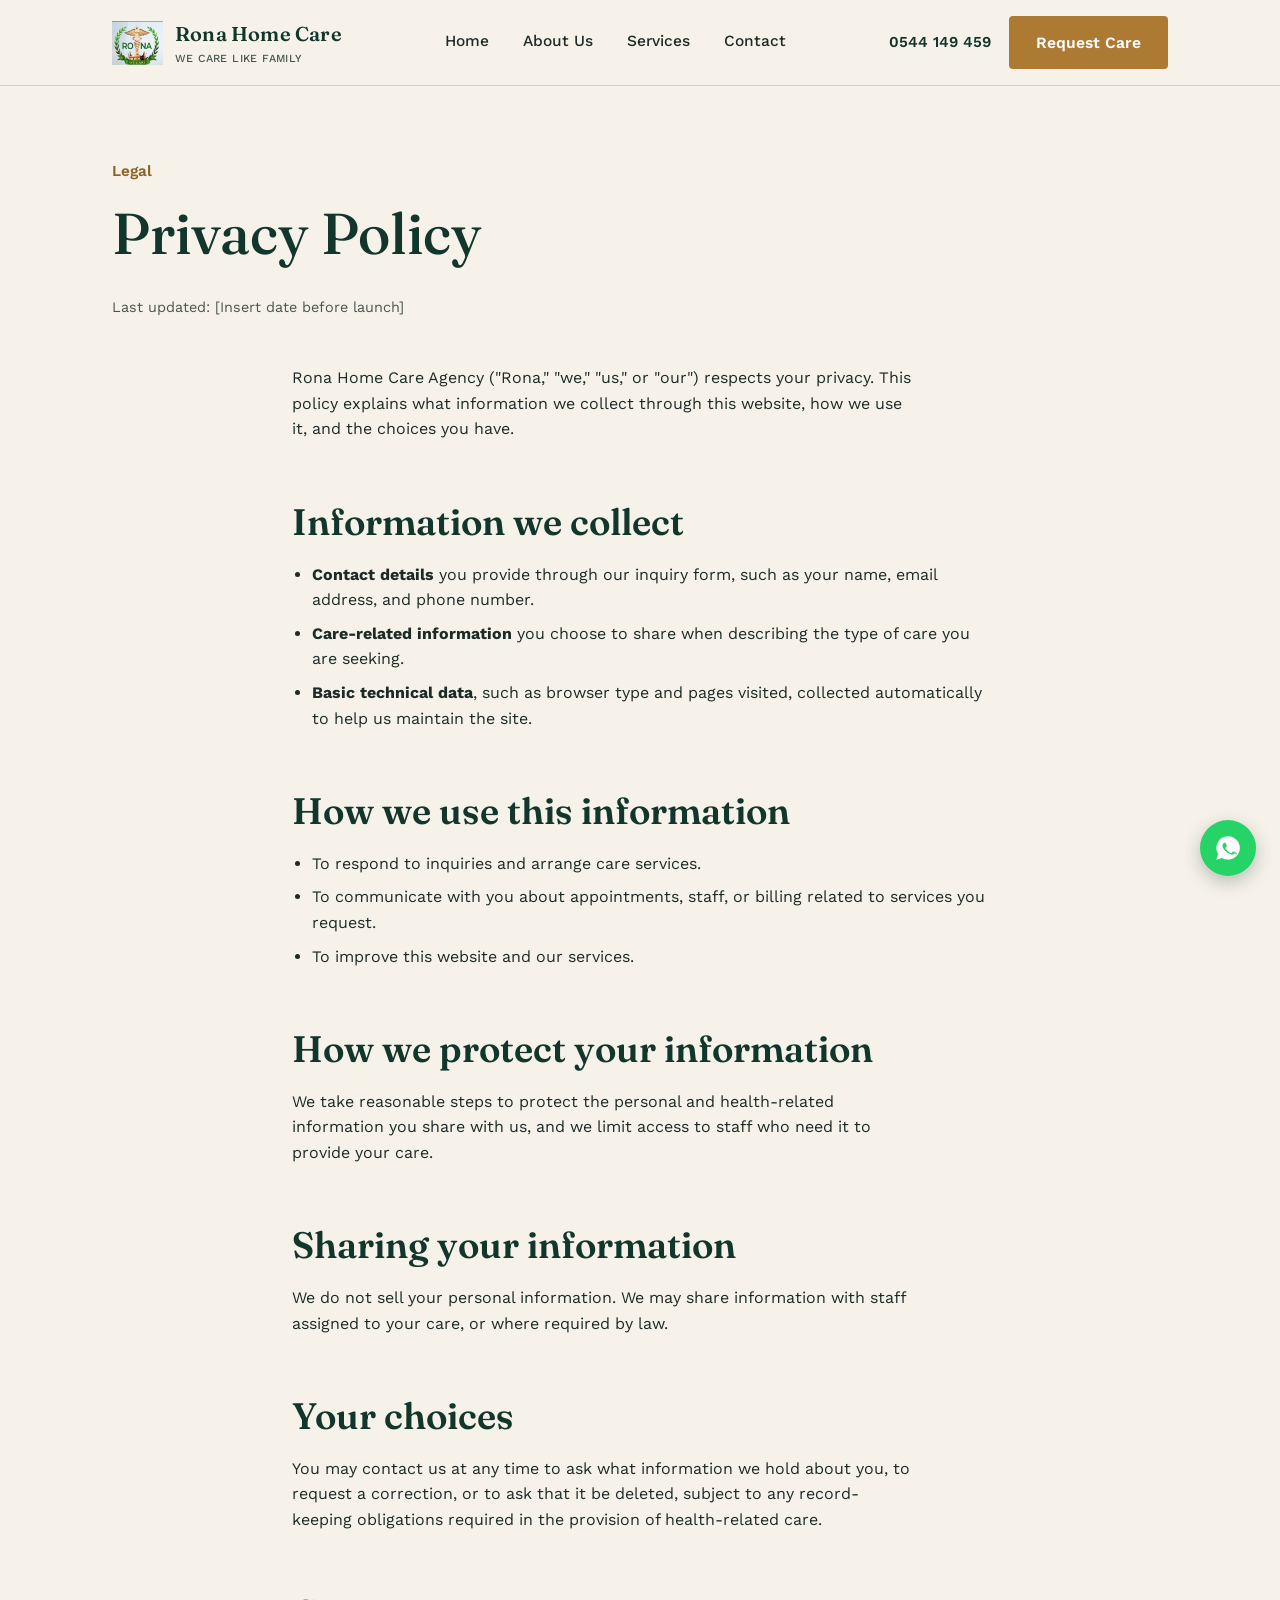
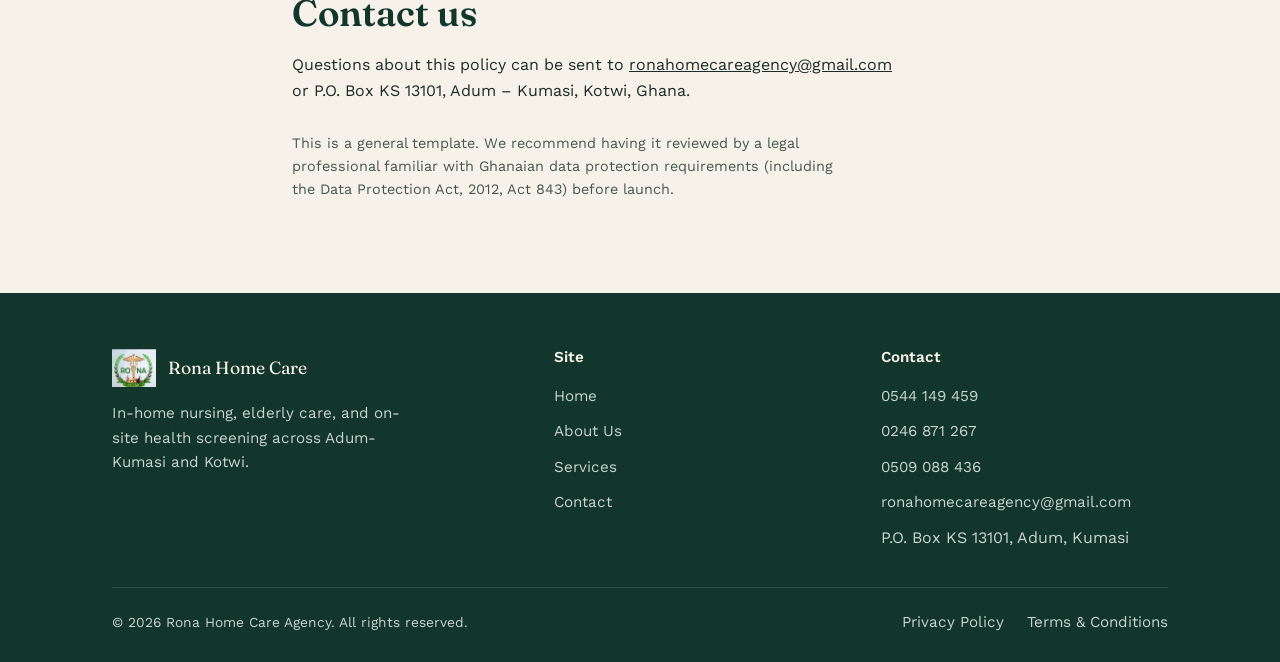
<file: privacy.html>
<!DOCTYPE html>
<html lang="en">
<head>
<meta charset="UTF-8">
<meta name="viewport" content="width=device-width, initial-scale=1.0">
<title>Privacy Policy — Rona Home Care Agency</title>
<link rel="icon" href="assets/logo.png">
<link rel="stylesheet" href="style.css">
</head>
<body>

<header class="site">
  <div class="nav-row">
    <a href="index.html" class="brand">
      <img src="assets/logo.png" alt="Rona Home Care Agency logo">
      <span class="brand-text">Rona Home Care<span>WE CARE LIKE FAMILY</span></span>
    </a>
    <button class="menu-toggle" aria-label="Toggle menu"><span></span><span></span><span></span></button>
    <nav class="primary">
      <a href="index.html">Home</a>
      <a href="about.html">About Us</a>
      <a href="services.html">Services</a>
      <a href="contact.html">Contact</a>
    </nav>
    <div class="nav-cta">
      <a href="tel:+233544149459" class="phone-link">0544 149 459</a>
      <a href="contact.html" class="btn btn-primary">Request Care</a>
    </div>
  </div>
</header>

<section class="hero" style="padding-bottom:20px;">
  <div class="wrap">
    <span class="hero-tag">Legal</span>
    <h1 style="max-width:16ch;">Privacy Policy</h1>
    <p class="updated">Last updated: [Insert date before launch]</p>
  </div>
</section>

<section style="padding-top:10px;">
  <div class="wrap legal">
    <p>Rona Home Care Agency ("Rona," "we," "us," or "our") respects your privacy. This policy explains what information we collect through this website, how we use it, and the choices you have.</p>

    <h2>Information we collect</h2>
    <ul>
      <li><strong>Contact details</strong> you provide through our inquiry form, such as your name, email address, and phone number.</li>
      <li><strong>Care-related information</strong> you choose to share when describing the type of care you are seeking.</li>
      <li><strong>Basic technical data</strong>, such as browser type and pages visited, collected automatically to help us maintain the site.</li>
    </ul>

    <h2>How we use this information</h2>
    <ul>
      <li>To respond to inquiries and arrange care services.</li>
      <li>To communicate with you about appointments, staff, or billing related to services you request.</li>
      <li>To improve this website and our services.</li>
    </ul>

    <h2>How we protect your information</h2>
    <p>We take reasonable steps to protect the personal and health-related information you share with us, and we limit access to staff who need it to provide your care.</p>

    <h2>Sharing your information</h2>
    <p>We do not sell your personal information. We may share information with staff assigned to your care, or where required by law.</p>

    <h2>Your choices</h2>
    <p>You may contact us at any time to ask what information we hold about you, to request a correction, or to ask that it be deleted, subject to any record-keeping obligations required in the provision of health-related care.</p>

    <h2>Contact us</h2>
    <p>Questions about this policy can be sent to <a href="mailto:ronahomecareagency@gmail.com">ronahomecareagency@gmail.com</a> or P.O. Box KS 13101, Adum &ndash; Kumasi, Kotwi, Ghana.</p>

    <p style="margin-top:2em; font-size:0.9rem; color:var(--ink-soft);">This is a general template. We recommend having it reviewed by a legal professional familiar with Ghanaian data protection requirements (including the Data Protection Act, 2012, Act 843) before launch.</p>
  </div>
</section>

<footer class="site">
  <div class="wrap">
    <div class="footer-grid">
      <div>
        <div class="footer-brand">
          <img src="assets/logo.png" alt="Rona Home Care Agency logo">
          <span>Rona Home Care</span>
        </div>
        <p style="max-width:34ch; color:#C9D6CE; font-size:0.95rem;">In-home nursing, elderly care, and on-site health screening across Adum-Kumasi and Kotwi.</p>
      </div>
      <div>
        <h4>Site</h4>
        <ul>
          <li><a href="index.html">Home</a></li>
          <li><a href="about.html">About Us</a></li>
          <li><a href="services.html">Services</a></li>
          <li><a href="contact.html">Contact</a></li>
        </ul>
      </div>
      <div>
        <h4>Contact</h4>
        <ul>
          <li><a href="tel:+233544149459">0544 149 459</a></li>
          <li><a href="tel:+233246871267">0246 871 267</a></li>
          <li><a href="tel:+233509088436">0509 088 436</a></li>
          <li><a href="mailto:ronahomecareagency@gmail.com">ronahomecareagency@gmail.com</a></li>
          <li>P.O. Box KS 13101, Adum, Kumasi</li>
        </ul>
      </div>
    </div>
    <div class="footer-bottom">
      <span>&copy; 2026 Rona Home Care Agency. All rights reserved.</span>
      <span>
        <a href="privacy.html">Privacy Policy</a>
        <a href="terms.html">Terms &amp; Conditions</a>
      </span>
    </div>
  </div>
</footer>

<a href="https://wa.me/233544149459" class="whatsapp-float" target="_blank" rel="noopener" aria-label="Chat with us on WhatsApp">
  <span class="wa-label">Chat with us</span>
  <svg viewBox="0 0 24 24" fill="white"><path d="M12 2a10 10 0 00-8.5 15.2L2 22l4.9-1.5A10 10 0 1012 2zm5.8 14.3c-.2.6-1.3 1.2-1.8 1.2-.5.1-1 .1-1.6-.1-.4-.1-.9-.3-1.5-.6-2.6-1.1-4.3-3.8-4.5-4-.1-.2-1.1-1.4-1.1-2.7s.7-1.9 1-2.2c.2-.3.5-.3.7-.3h.5c.2 0 .4 0 .6.4.2.5.7 1.7.8 1.9.1.2.1.4 0 .6-.1.2-.2.3-.4.5-.2.2-.4.4-.5.6-.2.2-.4.4-.2.7.2.4.9 1.5 2 2.4 1.3 1.1 2.4 1.5 2.8 1.6.3.1.5.1.7-.1.2-.2.7-.8.9-1.1.2-.3.4-.2.7-.1.3.1 1.7.8 2 1 .3.1.5.2.6.3.1.2.1.9-.1 1.5z"/></svg>
</a>

<script src="script.js"></script>
</body>
</html>
</file>
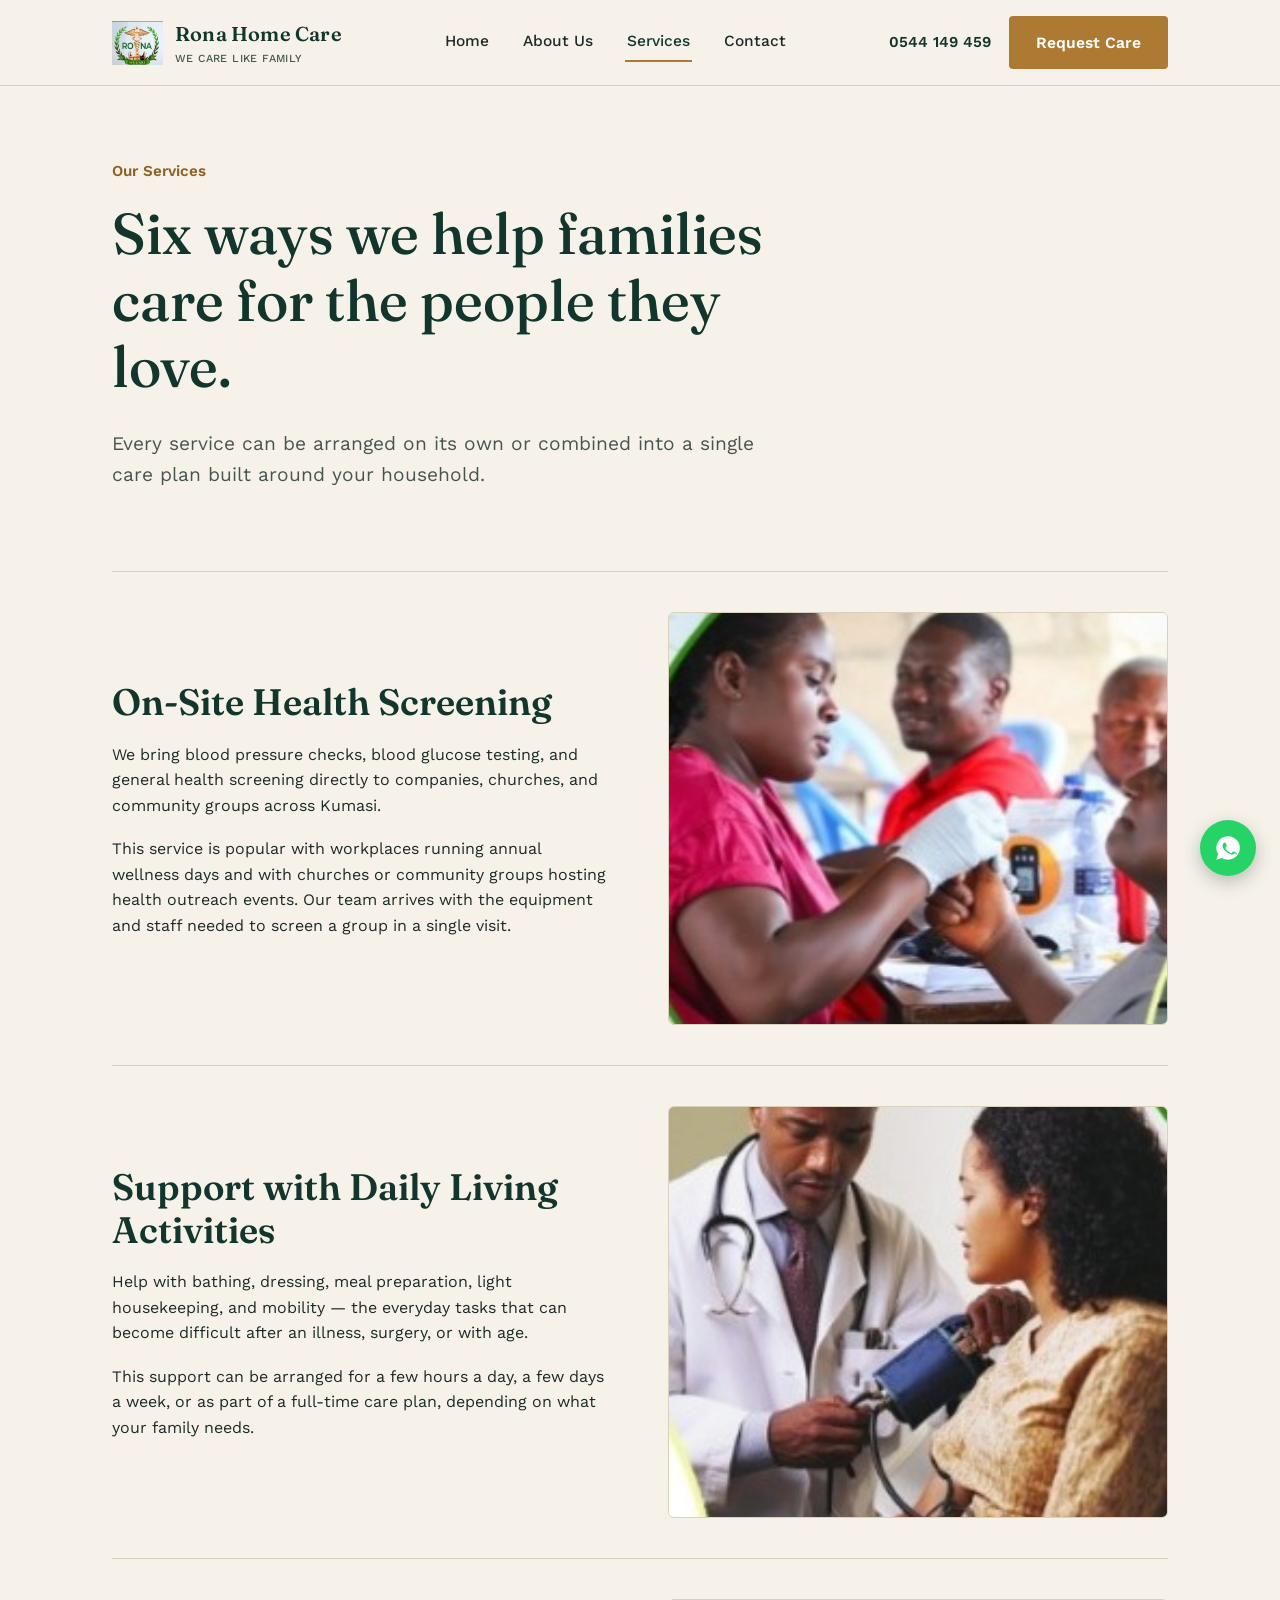
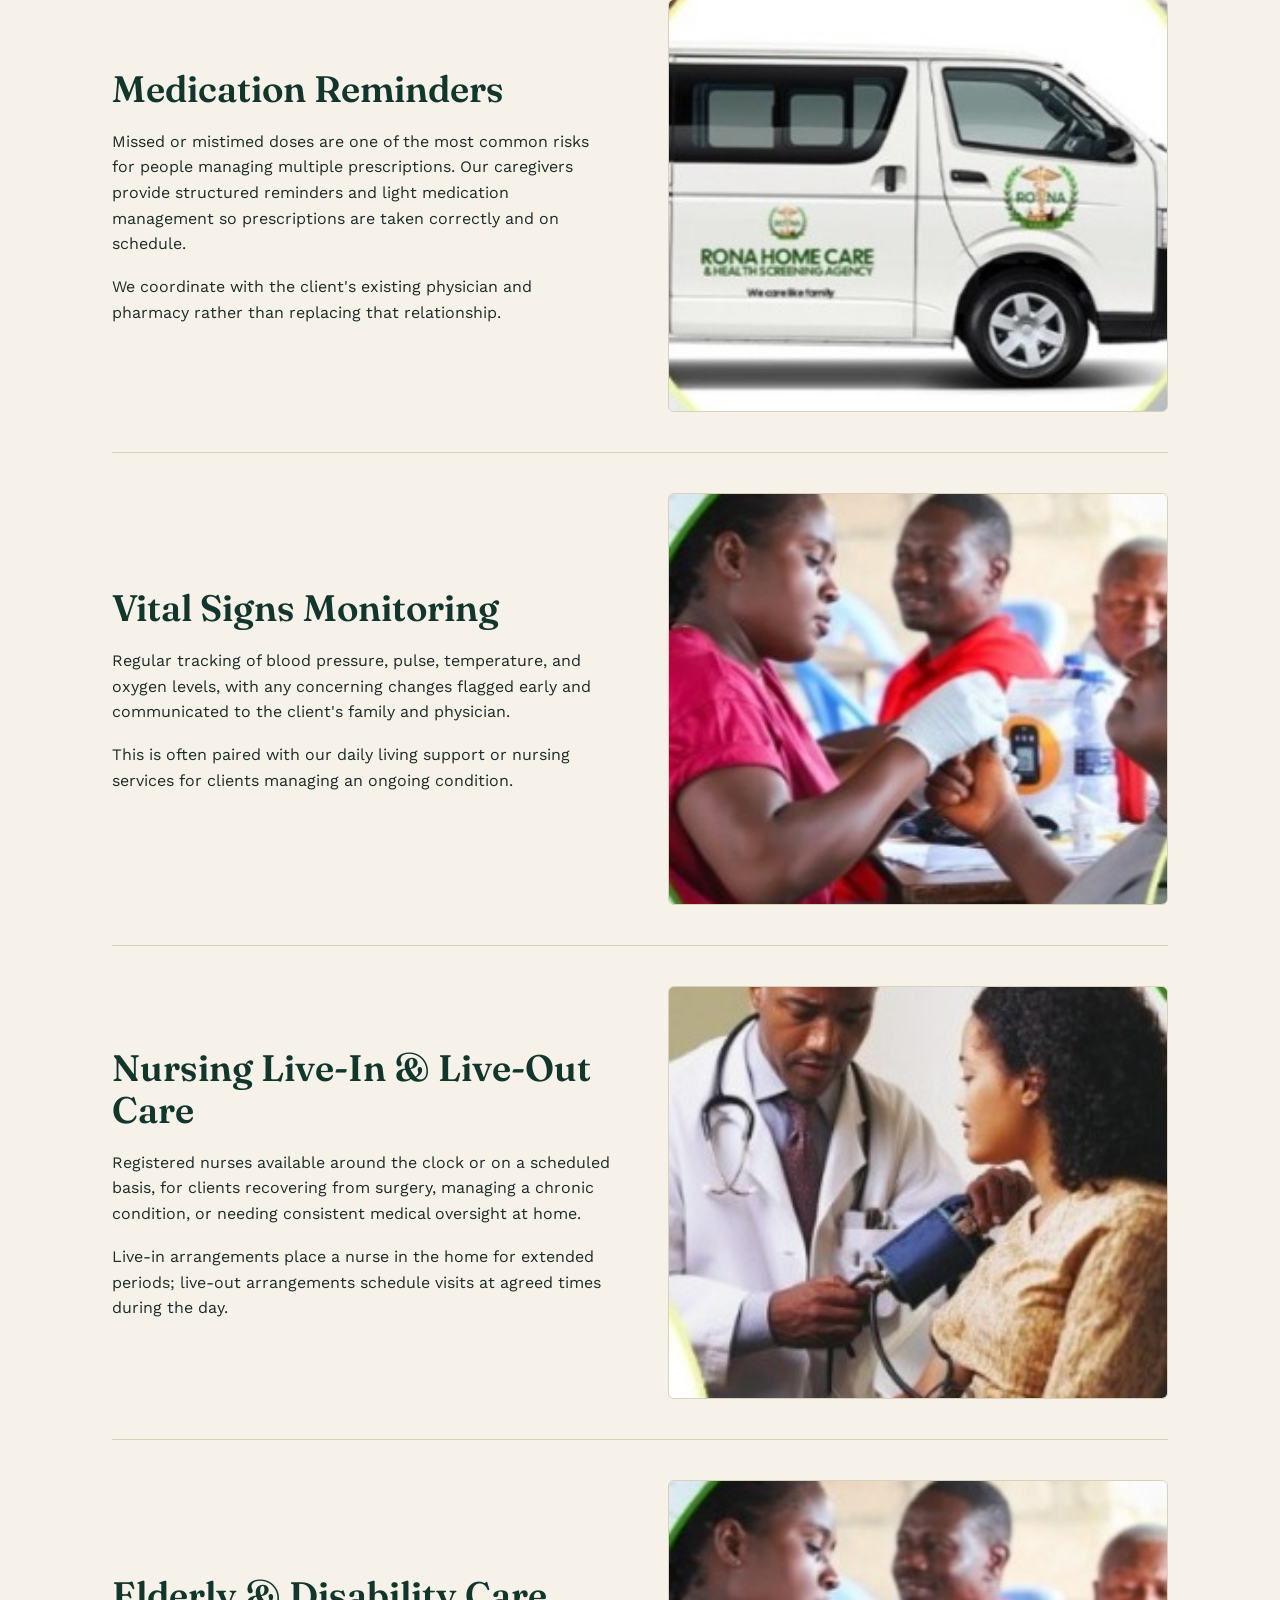
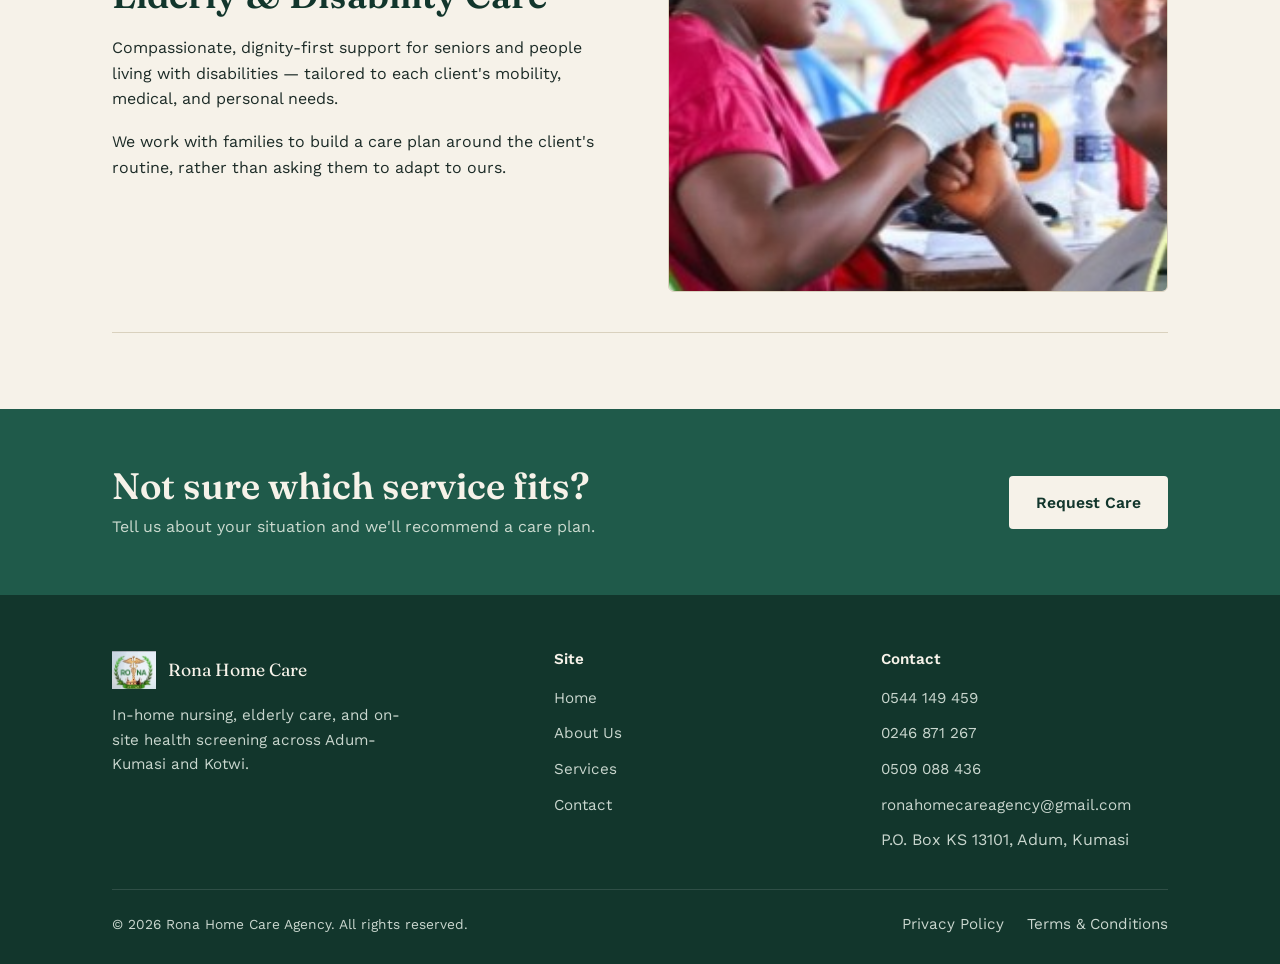
<file: services.html>
<!DOCTYPE html>
<html lang="en">
<head>
<meta charset="UTF-8">
<meta name="viewport" content="width=device-width, initial-scale=1.0">
<title>Our Services — Rona Home Care Agency</title>
<meta name="description" content="Explore Rona Home Care Agency's services: on-site health screening, daily living support, medication reminders, vital signs monitoring, live-in nursing, and elderly and disability care.">
<link rel="icon" href="assets/logo.png">
<link rel="stylesheet" href="style.css">
</head>
<body>

<header class="site">
  <div class="nav-row">
    <a href="index.html" class="brand">
      <img src="assets/logo.png" alt="Rona Home Care Agency logo">
      <span class="brand-text">Rona Home Care<span>WE CARE LIKE FAMILY</span></span>
    </a>
    <button class="menu-toggle" aria-label="Toggle menu"><span></span><span></span><span></span></button>
    <nav class="primary">
      <a href="index.html">Home</a>
      <a href="about.html">About Us</a>
      <a href="services.html" class="active">Services</a>
      <a href="contact.html">Contact</a>
    </nav>
    <div class="nav-cta">
      <a href="tel:+233544149459" class="phone-link">0544 149 459</a>
      <a href="contact.html" class="btn btn-primary">Request Care</a>
    </div>
  </div>
</header>

<section class="hero" style="padding-bottom:40px;">
  <div class="wrap">
    <span class="hero-tag">Our Services</span>
    <h1 style="max-width:20ch;">Six ways we help families care for the people they love.</h1>
    <p class="lede">Every service can be arranged on its own or combined into a single care plan built around your household.</p>
  </div>
</section>

<section style="padding-top:20px;">
  <div class="wrap">

    <div class="split" id="screening" style="padding:40px 0; border-top:1px solid var(--line);">
      <div>
        <h2>On-Site Health Screening</h2>
        <p>We bring blood pressure checks, blood glucose testing, and general health screening directly to companies, churches, and community groups across Kumasi.</p>
        <p>This service is popular with workplaces running annual wellness days and with churches or community groups hosting health outreach events. Our team arrives with the equipment and staff needed to screen a group in a single visit.</p>
      </div>
      <div class="split-media">
        <img src="assets/community.jpg" alt="Rona staff conducting a community health screening">
      </div>
    </div>

    <div class="split reverse" id="daily-living" style="padding:40px 0; border-top:1px solid var(--line);">
      <div class="split-media">
        <img src="assets/doctor.jpg" alt="A caregiver assisting a client at home">
      </div>
      <div>
        <h2>Support with Daily Living Activities</h2>
        <p>Help with bathing, dressing, meal preparation, light housekeeping, and mobility — the everyday tasks that can become difficult after an illness, surgery, or with age.</p>
        <p>This support can be arranged for a few hours a day, a few days a week, or as part of a full-time care plan, depending on what your family needs.</p>
      </div>
    </div>

    <div class="split" style="padding:40px 0; border-top:1px solid var(--line);">
      <div>
        <h2>Medication Reminders</h2>
        <p>Missed or mistimed doses are one of the most common risks for people managing multiple prescriptions. Our caregivers provide structured reminders and light medication management so prescriptions are taken correctly and on schedule.</p>
        <p>We coordinate with the client's existing physician and pharmacy rather than replacing that relationship.</p>
      </div>
      <div class="split-media">
        <img src="assets/van.jpg" alt="The Rona Home Care Agency van used for home visits">
      </div>
    </div>

    <div class="split reverse" style="padding:40px 0; border-top:1px solid var(--line);">
      <div class="split-media">
        <img src="assets/community.jpg" alt="Vital signs being checked during a home visit">
      </div>
      <div>
        <h2>Vital Signs Monitoring</h2>
        <p>Regular tracking of blood pressure, pulse, temperature, and oxygen levels, with any concerning changes flagged early and communicated to the client's family and physician.</p>
        <p>This is often paired with our daily living support or nursing services for clients managing an ongoing condition.</p>
      </div>
    </div>

    <div class="split" style="padding:40px 0; border-top:1px solid var(--line);">
      <div>
        <h2>Nursing Live-In &amp; Live-Out Care</h2>
        <p>Registered nurses available around the clock or on a scheduled basis, for clients recovering from surgery, managing a chronic condition, or needing consistent medical oversight at home.</p>
        <p>Live-in arrangements place a nurse in the home for extended periods; live-out arrangements schedule visits at agreed times during the day.</p>
      </div>
      <div class="split-media">
        <img src="assets/doctor.jpg" alt="A registered nurse providing care at home">
      </div>
    </div>

    <div class="split reverse" style="padding:40px 0; border-top:1px solid var(--line); border-bottom:1px solid var(--line);">
      <div class="split-media">
        <img src="assets/community.jpg" alt="A caregiver supporting an elderly client">
      </div>
      <div>
        <h2>Elderly &amp; Disability Care</h2>
        <p>Compassionate, dignity-first support for seniors and people living with disabilities — tailored to each client's mobility, medical, and personal needs.</p>
        <p>We work with families to build a care plan around the client's routine, rather than asking them to adapt to ours.</p>
      </div>
    </div>

  </div>
</section>

<section class="cta-band">
  <div class="wrap">
    <div>
      <h2>Not sure which service fits?</h2>
      <p>Tell us about your situation and we'll recommend a care plan.</p>
    </div>
    <a href="contact.html" class="btn btn-on-dark">Request Care</a>
  </div>
</section>

<footer class="site">
  <div class="wrap">
    <div class="footer-grid">
      <div>
        <div class="footer-brand">
          <img src="assets/logo.png" alt="Rona Home Care Agency logo">
          <span>Rona Home Care</span>
        </div>
        <p style="max-width:34ch; color:#C9D6CE; font-size:0.95rem;">In-home nursing, elderly care, and on-site health screening across Adum-Kumasi and Kotwi.</p>
      </div>
      <div>
        <h4>Site</h4>
        <ul>
          <li><a href="index.html">Home</a></li>
          <li><a href="about.html">About Us</a></li>
          <li><a href="services.html">Services</a></li>
          <li><a href="contact.html">Contact</a></li>
        </ul>
      </div>
      <div>
        <h4>Contact</h4>
        <ul>
          <li><a href="tel:+233544149459">0544 149 459</a></li>
          <li><a href="tel:+233246871267">0246 871 267</a></li>
          <li><a href="tel:+233509088436">0509 088 436</a></li>
          <li><a href="mailto:ronahomecareagency@gmail.com">ronahomecareagency@gmail.com</a></li>
          <li>P.O. Box KS 13101, Adum, Kumasi</li>
        </ul>
      </div>
    </div>
    <div class="footer-bottom">
      <span>&copy; 2026 Rona Home Care Agency. All rights reserved.</span>
      <span>
        <a href="privacy.html">Privacy Policy</a>
        <a href="terms.html">Terms &amp; Conditions</a>
      </span>
    </div>
  </div>
</footer>

<a href="https://wa.me/233544149459" class="whatsapp-float" target="_blank" rel="noopener" aria-label="Chat with us on WhatsApp">
  <span class="wa-label">Chat with us</span>
  <svg viewBox="0 0 24 24" fill="white"><path d="M12 2a10 10 0 00-8.5 15.2L2 22l4.9-1.5A10 10 0 1012 2zm5.8 14.3c-.2.6-1.3 1.2-1.8 1.2-.5.1-1 .1-1.6-.1-.4-.1-.9-.3-1.5-.6-2.6-1.1-4.3-3.8-4.5-4-.1-.2-1.1-1.4-1.1-2.7s.7-1.9 1-2.2c.2-.3.5-.3.7-.3h.5c.2 0 .4 0 .6.4.2.5.7 1.7.8 1.9.1.2.1.4 0 .6-.1.2-.2.3-.4.5-.2.2-.4.4-.5.6-.2.2-.4.4-.2.7.2.4.9 1.5 2 2.4 1.3 1.1 2.4 1.5 2.8 1.6.3.1.5.1.7-.1.2-.2.7-.8.9-1.1.2-.3.4-.2.7-.1.3.1 1.7.8 2 1 .3.1.5.2.6.3.1.2.1.9-.1 1.5z"/></svg>
</a>

<script src="script.js"></script>
</body>
</html>
</file>
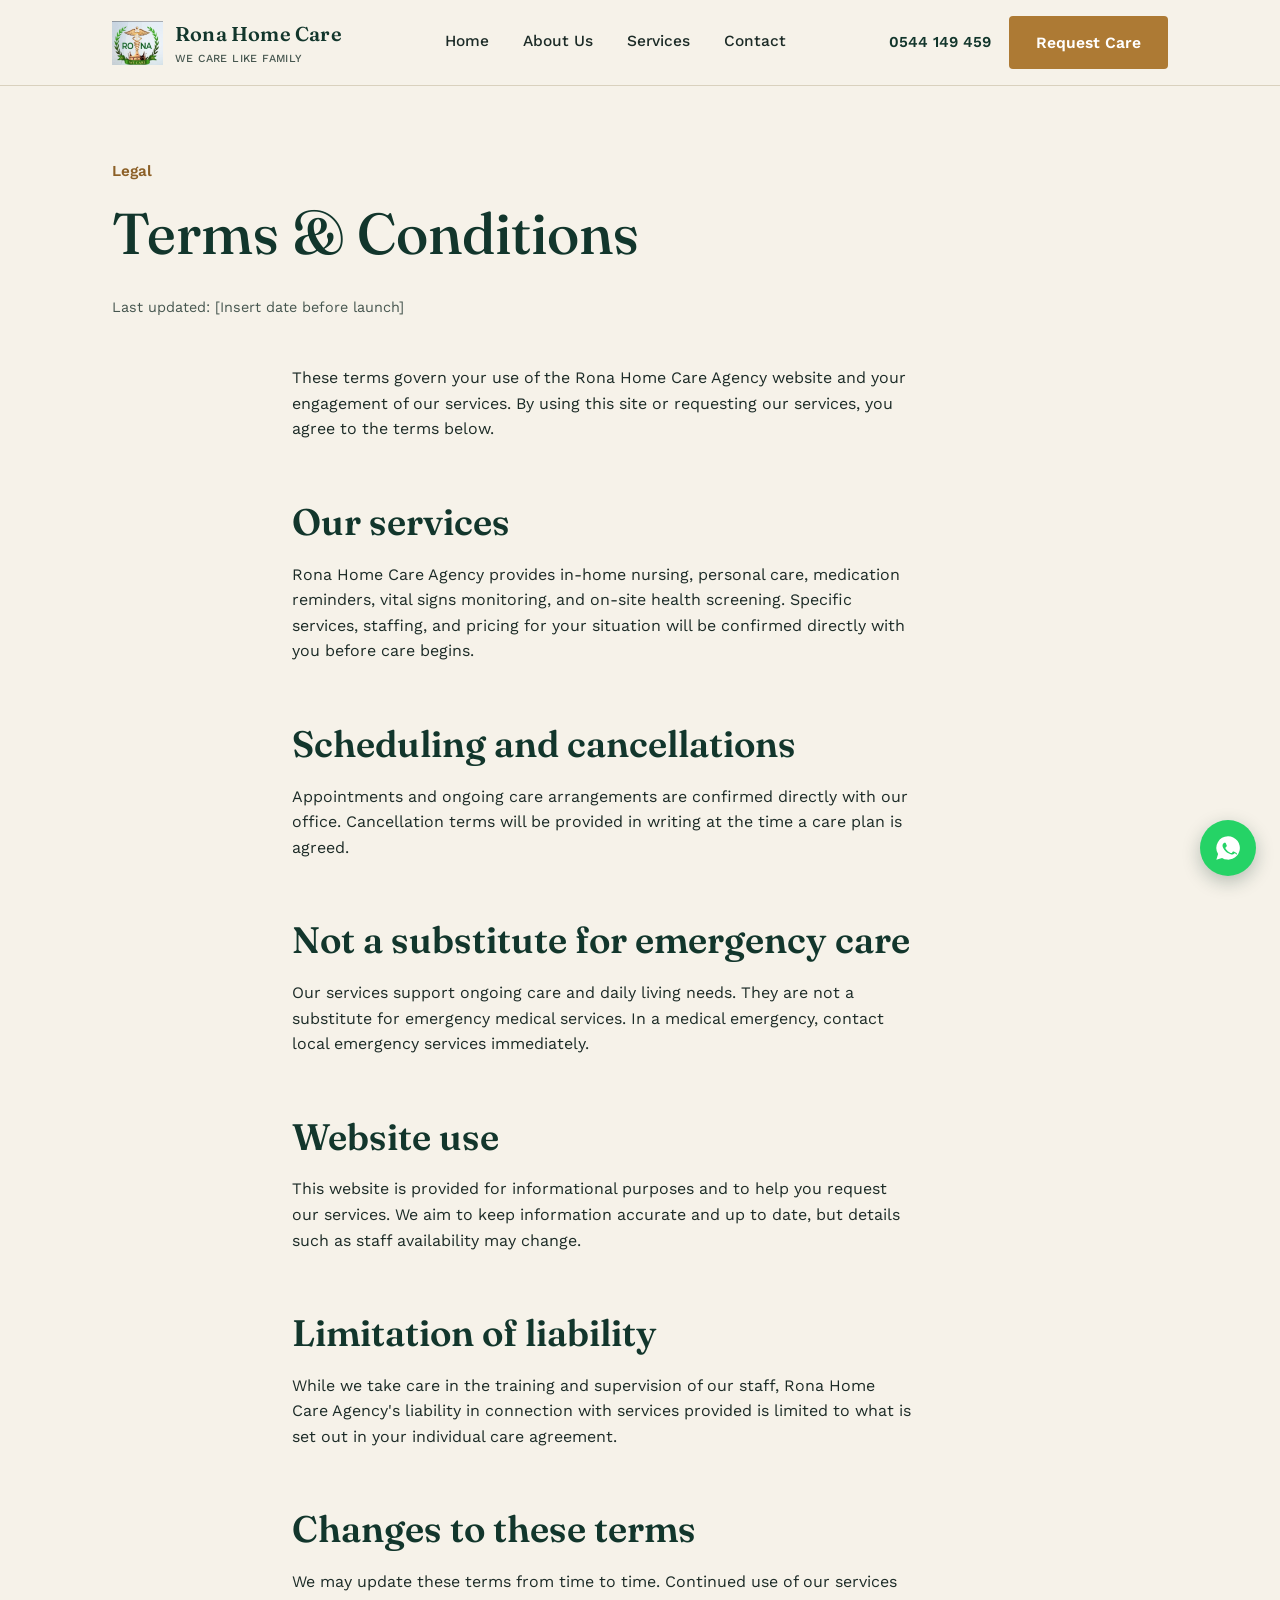
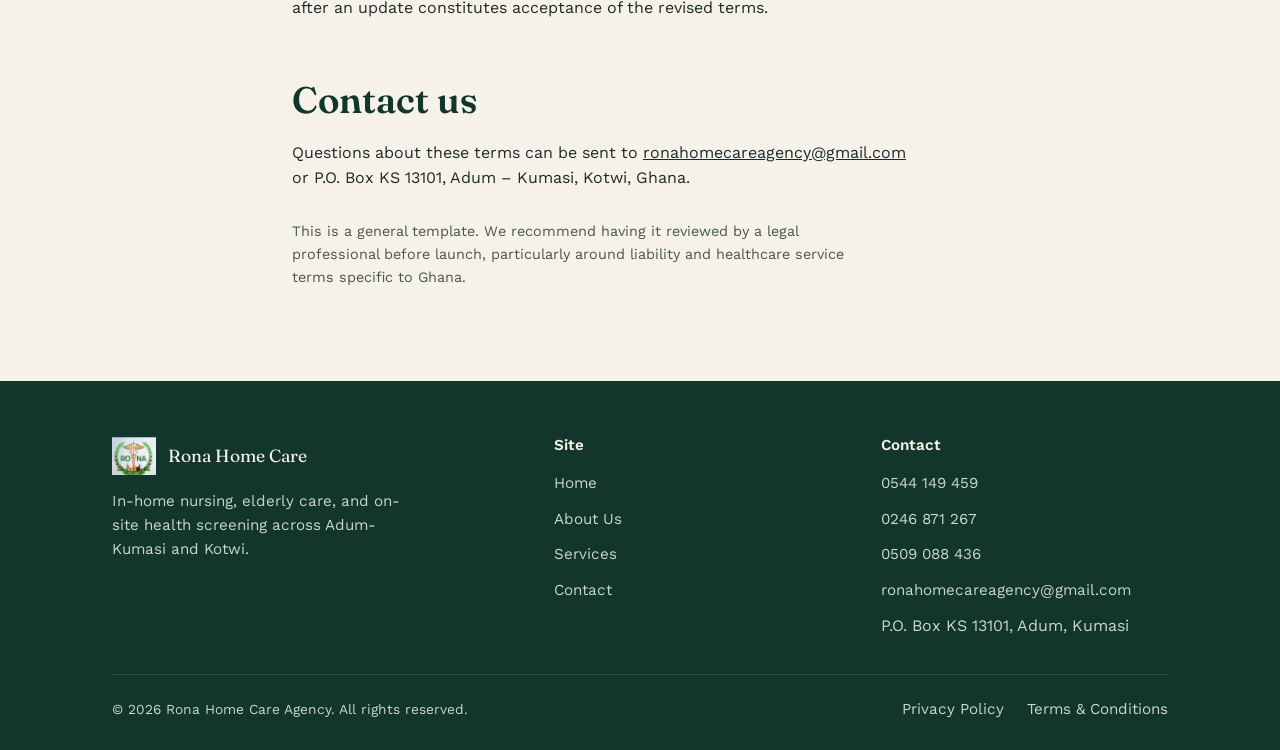
<file: terms.html>
<!DOCTYPE html>
<html lang="en">
<head>
<meta charset="UTF-8">
<meta name="viewport" content="width=device-width, initial-scale=1.0">
<title>Terms &amp; Conditions — Rona Home Care Agency</title>
<link rel="icon" href="assets/logo.png">
<link rel="stylesheet" href="style.css">
</head>
<body>

<header class="site">
  <div class="nav-row">
    <a href="index.html" class="brand">
      <img src="assets/logo.png" alt="Rona Home Care Agency logo">
      <span class="brand-text">Rona Home Care<span>WE CARE LIKE FAMILY</span></span>
    </a>
    <button class="menu-toggle" aria-label="Toggle menu"><span></span><span></span><span></span></button>
    <nav class="primary">
      <a href="index.html">Home</a>
      <a href="about.html">About Us</a>
      <a href="services.html">Services</a>
      <a href="contact.html">Contact</a>
    </nav>
    <div class="nav-cta">
      <a href="tel:+233544149459" class="phone-link">0544 149 459</a>
      <a href="contact.html" class="btn btn-primary">Request Care</a>
    </div>
  </div>
</header>

<section class="hero" style="padding-bottom:20px;">
  <div class="wrap">
    <span class="hero-tag">Legal</span>
    <h1 style="max-width:18ch;">Terms &amp; Conditions</h1>
    <p class="updated">Last updated: [Insert date before launch]</p>
  </div>
</section>

<section style="padding-top:10px;">
  <div class="wrap legal">
    <p>These terms govern your use of the Rona Home Care Agency website and your engagement of our services. By using this site or requesting our services, you agree to the terms below.</p>

    <h2>Our services</h2>
    <p>Rona Home Care Agency provides in-home nursing, personal care, medication reminders, vital signs monitoring, and on-site health screening. Specific services, staffing, and pricing for your situation will be confirmed directly with you before care begins.</p>

    <h2>Scheduling and cancellations</h2>
    <p>Appointments and ongoing care arrangements are confirmed directly with our office. Cancellation terms will be provided in writing at the time a care plan is agreed.</p>

    <h2>Not a substitute for emergency care</h2>
    <p>Our services support ongoing care and daily living needs. They are not a substitute for emergency medical services. In a medical emergency, contact local emergency services immediately.</p>

    <h2>Website use</h2>
    <p>This website is provided for informational purposes and to help you request our services. We aim to keep information accurate and up to date, but details such as staff availability may change.</p>

    <h2>Limitation of liability</h2>
    <p>While we take care in the training and supervision of our staff, Rona Home Care Agency's liability in connection with services provided is limited to what is set out in your individual care agreement.</p>

    <h2>Changes to these terms</h2>
    <p>We may update these terms from time to time. Continued use of our services after an update constitutes acceptance of the revised terms.</p>

    <h2>Contact us</h2>
    <p>Questions about these terms can be sent to <a href="mailto:ronahomecareagency@gmail.com">ronahomecareagency@gmail.com</a> or P.O. Box KS 13101, Adum &ndash; Kumasi, Kotwi, Ghana.</p>

    <p style="margin-top:2em; font-size:0.9rem; color:var(--ink-soft);">This is a general template. We recommend having it reviewed by a legal professional before launch, particularly around liability and healthcare service terms specific to Ghana.</p>
  </div>
</section>

<footer class="site">
  <div class="wrap">
    <div class="footer-grid">
      <div>
        <div class="footer-brand">
          <img src="assets/logo.png" alt="Rona Home Care Agency logo">
          <span>Rona Home Care</span>
        </div>
        <p style="max-width:34ch; color:#C9D6CE; font-size:0.95rem;">In-home nursing, elderly care, and on-site health screening across Adum-Kumasi and Kotwi.</p>
      </div>
      <div>
        <h4>Site</h4>
        <ul>
          <li><a href="index.html">Home</a></li>
          <li><a href="about.html">About Us</a></li>
          <li><a href="services.html">Services</a></li>
          <li><a href="contact.html">Contact</a></li>
        </ul>
      </div>
      <div>
        <h4>Contact</h4>
        <ul>
          <li><a href="tel:+233544149459">0544 149 459</a></li>
          <li><a href="tel:+233246871267">0246 871 267</a></li>
          <li><a href="tel:+233509088436">0509 088 436</a></li>
          <li><a href="mailto:ronahomecareagency@gmail.com">ronahomecareagency@gmail.com</a></li>
          <li>P.O. Box KS 13101, Adum, Kumasi</li>
        </ul>
      </div>
    </div>
    <div class="footer-bottom">
      <span>&copy; 2026 Rona Home Care Agency. All rights reserved.</span>
      <span>
        <a href="privacy.html">Privacy Policy</a>
        <a href="terms.html">Terms &amp; Conditions</a>
      </span>
    </div>
  </div>
</footer>

<a href="https://wa.me/233544149459" class="whatsapp-float" target="_blank" rel="noopener" aria-label="Chat with us on WhatsApp">
  <span class="wa-label">Chat with us</span>
  <svg viewBox="0 0 24 24" fill="white"><path d="M12 2a10 10 0 00-8.5 15.2L2 22l4.9-1.5A10 10 0 1012 2zm5.8 14.3c-.2.6-1.3 1.2-1.8 1.2-.5.1-1 .1-1.6-.1-.4-.1-.9-.3-1.5-.6-2.6-1.1-4.3-3.8-4.5-4-.1-.2-1.1-1.4-1.1-2.7s.7-1.9 1-2.2c.2-.3.5-.3.7-.3h.5c.2 0 .4 0 .6.4.2.5.7 1.7.8 1.9.1.2.1.4 0 .6-.1.2-.2.3-.4.5-.2.2-.4.4-.5.6-.2.2-.4.4-.2.7.2.4.9 1.5 2 2.4 1.3 1.1 2.4 1.5 2.8 1.6.3.1.5.1.7-.1.2-.2.7-.8.9-1.1.2-.3.4-.2.7-.1.3.1 1.7.8 2 1 .3.1.5.2.6.3.1.2.1.9-.1 1.5z"/></svg>
</a>

<script src="script.js"></script>
</body>
</html>
</file>
<file: style.css>
/* ============================================================
   Rona Home Care Agency — Design System
   Palette: deep forest teal (trust, clinical calm) + warm brass
   (human warmth) on a warm parchment ground.
   Type: Fraunces (display serif, has real personality) paired
   with Work Sans (workmanlike, legible body/UI sans).
   ============================================================ */

@import url('https://fonts.googleapis.com/css2?family=Fraunces:opsz,wght@9..144,400;9..144,500;9..144,600;9..144,700&family=Work+Sans:wght@400;500;600;700&display=swap');

:root{
  --ink:        #1C2B27;
  --ink-soft:   #46564F;
  --primary:    #1F5A4A;
  --primary-dk: #12362C;
  --accent:     #AD7A34;
  --accent-dk:  #8C6027;
  --sand:       #F6F2E9;
  --sand-deep:  #EEE7D6;
  --sage:       #E4EBE2;
  --line:       #D9D1BE;
  --white:      #FFFFFF;

  --serif: 'Fraunces', Georgia, serif;
  --sans:  'Work Sans', -apple-system, BlinkMacSystemFont, 'Segoe UI', sans-serif;

  --max: 1120px;
}

*, *::before, *::after{ box-sizing: border-box; }

html{ scroll-behavior: smooth; }

body{
  margin: 0;
  font-family: var(--sans);
  color: var(--ink);
  background: var(--sand);
  line-height: 1.6;
  -webkit-font-smoothing: antialiased;
}

img{ max-width: 100%; display: block; }

a{ color: inherit; }

.wrap{
  max-width: var(--max);
  margin: 0 auto;
  padding: 0 32px;
}

h1, h2, h3, h4{
  font-family: var(--serif);
  color: var(--primary-dk);
  line-height: 1.15;
  margin: 0 0 0.5em;
  font-weight: 600;
}

h1{ font-size: clamp(2.4rem, 4.5vw, 3.6rem); font-weight: 500; }
h2{ font-size: clamp(1.7rem, 3vw, 2.3rem); }
h3{ font-size: 1.3rem; }

p{ margin: 0 0 1.1em; max-width: 62ch; }

.lede{
  font-size: 1.2rem;
  color: var(--ink-soft);
  max-width: 54ch;
}

/* ---------- Buttons ---------- */
.btn{
  display: inline-flex;
  align-items: center;
  gap: 10px;
  padding: 13px 26px;
  border-radius: 4px;
  font-family: var(--sans);
  font-weight: 600;
  font-size: 0.98rem;
  text-decoration: none;
  border: 1.5px solid transparent;
  cursor: pointer;
  transition: background 0.15s ease, color 0.15s ease, border-color 0.15s ease;
}
.btn-primary{
  background: var(--accent);
  color: var(--white);
}
.btn-primary:hover{ background: var(--accent-dk); }

.btn-outline{
  background: transparent;
  border-color: var(--primary-dk);
  color: var(--primary-dk);
}
.btn-outline:hover{ background: var(--primary-dk); color: var(--white); }

.btn-on-dark{
  background: var(--sand);
  color: var(--primary-dk);
}
.btn-on-dark:hover{ background: var(--white); }

.btn-ghost-on-dark{
  background: transparent;
  border-color: rgba(246,242,233,0.55);
  color: var(--sand);
}
.btn-ghost-on-dark:hover{ border-color: var(--sand); background: rgba(246,242,233,0.08); }

/* ---------- Header / Nav ---------- */
header.site{
  position: sticky;
  top: 0;
  z-index: 50;
  background: var(--sand);
  border-bottom: 1px solid var(--line);
}
.nav-row{
  display: flex;
  align-items: center;
  justify-content: space-between;
  padding: 16px 32px;
  max-width: var(--max);
  margin: 0 auto;
}
.brand{
  display: flex;
  align-items: center;
  gap: 12px;
  text-decoration: none;
}
.brand img{ height: 44px; width: auto; }
.brand-text{
  font-family: var(--serif);
  font-size: 1.25rem;
  color: var(--primary-dk);
  font-weight: 600;
  letter-spacing: 0.2px;
}
.brand-text span{ display:block; font-family: var(--sans); font-size: 0.68rem; font-weight: 500; color: var(--ink-soft); letter-spacing: 0.4px; }

nav.primary{
  display: flex;
  align-items: center;
  gap: 30px;
}
nav.primary a{
  text-decoration: none;
  color: var(--ink);
  font-weight: 500;
  font-size: 0.97rem;
  padding: 6px 2px;
  border-bottom: 2px solid transparent;
}
nav.primary a:hover, nav.primary a.active{
  border-bottom-color: var(--accent);
  color: var(--primary-dk);
}
.nav-cta{ display:flex; align-items:center; gap: 18px; }
.phone-link{ font-weight:600; color: var(--primary-dk); text-decoration:none; font-size: 0.95rem; }

.menu-toggle{
  display: none;
  background: none;
  border: none;
  cursor: pointer;
  padding: 6px;
}
.menu-toggle span{
  display:block;
  width: 24px;
  height: 2px;
  background: var(--ink);
  margin: 5px 0;
}

@media (max-width: 880px){
  nav.primary{
    position: absolute;
    top: 100%; left: 0; right: 0;
    background: var(--sand);
    border-bottom: 1px solid var(--line);
    flex-direction: column;
    align-items: flex-start;
    padding: 10px 32px 22px;
    gap: 14px;
    display: none;
  }
  nav.primary.open{ display: flex; }
  .nav-cta{ display:none; }
  .menu-toggle{ display:block; }
}

/* ---------- Hero ---------- */
.hero{
  padding: 72px 0 88px;
}
.hero-grid{
  display: grid;
  grid-template-columns: 1.1fr 0.9fr;
  gap: 56px;
  align-items: center;
}
.hero-tag{
  display: inline-block;
  color: var(--accent-dk);
  font-weight: 600;
  font-size: 0.95rem;
  margin-bottom: 18px;
}
.hero-photo{
  border-radius: 6px;
  overflow: hidden;
  border: 1px solid var(--line);
  aspect-ratio: 5 / 4.2;
}
.hero-photo img{
  width: 100%;
  height: 100%;
  object-fit: cover;
}
.hero-actions{
  display: flex;
  gap: 16px;
  margin-top: 28px;
  flex-wrap: wrap;
}
.hero-note{
  margin-top: 26px;
  font-size: 0.92rem;
  color: var(--ink-soft);
}

@media (max-width: 880px){
  .hero-grid{ grid-template-columns: 1fr; }
  .hero-grid .hero-photo{ order: -1; }
}

/* ---------- Sections ---------- */
section{ padding: 76px 0; }
.section-sage{ background: var(--sage); }
.section-dark{ background: var(--primary-dk); color: var(--sand); }
.section-dark h2, .section-dark h3{ color: var(--sand); }
.section-dark p{ color: #C9D6CE; }

.section-head{
  max-width: 640px;
  margin-bottom: 44px;
}

/* ---------- Service list (not identical cards — a structured list) ---------- */
.service-list{
  display: grid;
  gap: 0;
  border-top: 1px solid var(--line);
}
.service-row{
  display: grid;
  grid-template-columns: 60px 1fr 1fr;
  gap: 28px;
  padding: 30px 0;
  border-bottom: 1px solid var(--line);
  align-items: start;
}
.service-icon{
  width: 40px; height: 40px;
  color: var(--primary);
}
.service-icon svg{ width: 100%; height: 100%; }
.service-row h3{ margin-bottom: 6px; }
.service-row p{ margin: 0; color: var(--ink-soft); max-width: 48ch; }

@media (max-width: 720px){
  .service-row{ grid-template-columns: 44px 1fr; }
  .service-row p{ grid-column: 2; }
}

/* ---------- Two column feature ---------- */
.split{
  display: grid;
  grid-template-columns: 1fr 1fr;
  gap: 56px;
  align-items: center;
}
.split-media{ border-radius: 6px; overflow: hidden; border: 1px solid var(--line); aspect-ratio: 4 / 3.3; }
.split-media img{ width: 100%; height: 100%; object-fit: cover; border-radius: 0; border: none; }
@media (max-width: 880px){ .split{ grid-template-columns: 1fr; } }
.split.reverse .split-media{ order: 2; }
@media (max-width: 880px){ .split.reverse .split-media{ order: -1; } }

/* ---------- Values ---------- */
.values{
  display: grid;
  grid-template-columns: repeat(3, 1fr);
  gap: 40px;
  margin-top: 8px;
}
.value h3{ font-size: 1.1rem; margin-bottom: 8px; }
.value p{ color: var(--ink-soft); font-size: 0.98rem; }
.value-rule{ width: 34px; height: 3px; background: var(--accent); margin-bottom: 18px; }
@media (max-width: 720px){ .values{ grid-template-columns: 1fr; } }

/* ---------- Team ---------- */
.team-grid{
  display: grid;
  grid-template-columns: repeat(3, 1fr);
  gap: 36px;
}
.team-card{
  background: var(--white);
  border: 1px solid var(--line);
  border-radius: 6px;
  padding: 28px 24px;
  text-align: left;
}
.avatar-placeholder{
  width: 64px; height: 64px;
  border-radius: 50%;
  background: var(--sage);
  color: var(--primary);
  display: flex; align-items: center; justify-content: center;
  margin-bottom: 18px;
}
.avatar-placeholder svg{ width: 30px; height: 30px; }
.team-card h3{ margin-bottom: 2px; font-size: 1.05rem; }
.team-role{ color: var(--accent-dk); font-weight: 600; font-size: 0.88rem; margin-bottom: 10px; }
.team-card p{ font-size: 0.94rem; color: var(--ink-soft); margin: 0; }
@media (max-width: 880px){ .team-grid{ grid-template-columns: 1fr 1fr; } }
@media (max-width: 560px){ .team-grid{ grid-template-columns: 1fr; } }

/* ---------- CTA banner ---------- */
.cta-band{
  background: var(--primary);
  color: var(--sand);
  padding: 56px 0;
  text-align: left;
}
.cta-band .wrap{
  display: flex;
  align-items: center;
  justify-content: space-between;
  gap: 30px;
  flex-wrap: wrap;
}
.cta-band h2{ color: var(--sand); margin: 0; }
.cta-band p{ color: #CBDACF; margin: 6px 0 0; }

/* ---------- Footer ---------- */
footer.site{
  background: var(--primary-dk);
  color: #C9D6CE;
  padding: 56px 0 28px;
}
.footer-grid{
  display: grid;
  grid-template-columns: 1.4fr 1fr 1fr;
  gap: 40px;
  padding-bottom: 36px;
  border-bottom: 1px solid rgba(255,255,255,0.12);
}
.footer-grid h4{ color: var(--sand); font-family: var(--sans); font-size: 0.95rem; margin-bottom: 16px; }
.footer-brand{ display:flex; align-items:center; gap: 12px; margin-bottom: 14px; }
.footer-brand img{ height: 38px; }
.footer-brand span{ font-family: var(--serif); color: var(--sand); font-size: 1.1rem; }
footer.site a{ color: #C9D6CE; text-decoration: none; font-size: 0.95rem; }
footer.site a:hover{ color: var(--sand); }
footer.site ul{ list-style: none; padding: 0; margin: 0; display:flex; flex-direction:column; gap: 10px; }
.footer-bottom{
  display:flex; justify-content: space-between; align-items:center;
  padding-top: 22px; font-size: 0.86rem; flex-wrap: wrap; gap: 10px;
}
.footer-bottom a{ margin-left: 18px; }
@media (max-width: 720px){ .footer-grid{ grid-template-columns: 1fr; } }

/* ---------- Contact page ---------- */
.contact-grid{
  display: grid;
  grid-template-columns: 1fr 1fr;
  gap: 56px;
  align-items: start;
}
@media (max-width: 880px){ .contact-grid{ grid-template-columns: 1fr; } }

.info-row{
  display: flex;
  gap: 16px;
  padding: 18px 0;
  border-bottom: 1px solid var(--line);
}
.info-row:first-child{ padding-top: 0; }
.info-icon{ width: 22px; height: 22px; color: var(--primary); flex-shrink: 0; margin-top: 2px; }
.info-row h4{ margin: 0 0 4px; font-family: var(--sans); font-size: 0.98rem; color: var(--ink); }
.info-row p{ margin: 0; color: var(--ink-soft); font-size: 0.95rem; }

form.inquiry{
  background: var(--white);
  border: 1px solid var(--line);
  border-radius: 6px;
  padding: 34px;
}
.field{ margin-bottom: 20px; }
.field label{ display:block; font-size: 0.9rem; font-weight: 600; margin-bottom: 7px; color: var(--ink); }
.field input, .field select, .field textarea{
  width: 100%;
  padding: 11px 13px;
  border: 1px solid var(--line);
  border-radius: 4px;
  font-family: var(--sans);
  font-size: 0.96rem;
  background: var(--sand);
  color: var(--ink);
}
.field input:focus, .field select:focus, .field textarea:focus{
  outline: none;
  border-color: var(--primary);
  background: var(--white);
}
.radio-group{ display: flex; flex-direction: column; gap: 10px; }
.radio-option{ display:flex; align-items:center; gap: 10px; font-size: 0.95rem; }
.radio-option input{ width: auto; }
.field textarea{ resize: vertical; min-height: 120px; }
.form-note{ font-size: 0.85rem; color: var(--ink-soft); margin-top: -8px; }

/* ---------- Legal pages ---------- */
.legal{ max-width: 76ch; }
.legal h2{ margin-top: 1.6em; }
.legal ul{ padding-left: 20px; }
.legal li{ margin-bottom: 8px; }
.updated{ color: var(--ink-soft); font-size: 0.9rem; }

/* ---------- Focus visibility ---------- */
a:focus-visible, button:focus-visible, input:focus-visible, textarea:focus-visible, select:focus-visible{
  outline: 2px solid var(--accent);
  outline-offset: 2px;
}

/* ---------- Floating WhatsApp button ---------- */
.whatsapp-float{
  position: fixed;
  right: 24px;
  bottom: 24px;
  z-index: 60;
  width: 56px;
  height: 56px;
  border-radius: 50%;
  background: #25D366;
  display: flex;
  align-items: center;
  justify-content: center;
  box-shadow: 0 6px 18px rgba(18, 54, 44, 0.28);
  text-decoration: none;
  transition: transform 0.15s ease, box-shadow 0.15s ease;
}
.whatsapp-float:hover{
  transform: translateY(-2px);
  box-shadow: 0 10px 22px rgba(18, 54, 44, 0.32);
}
.whatsapp-float svg{
  width: 28px;
  height: 28px;
}
.whatsapp-float .wa-label{
  position: absolute;
  right: 68px;
  background: var(--primary-dk);
  color: var(--sand);
  padding: 7px 12px;
  border-radius: 4px;
  font-size: 0.85rem;
  font-weight: 600;
  white-space: nowrap;
  opacity: 0;
  pointer-events: none;
  transition: opacity 0.15s ease;
}
.whatsapp-float:hover .wa-label{ opacity: 1; }

@media (max-width: 640px){
  .whatsapp-float{ right: 16px; bottom: 16px; width: 52px; height: 52px; }
  .whatsapp-float .wa-label{ display: none; }
}

@media (prefers-reduced-motion: reduce){
  html{ scroll-behavior: auto; }
  *{ transition: none !important; }
}
</file>
